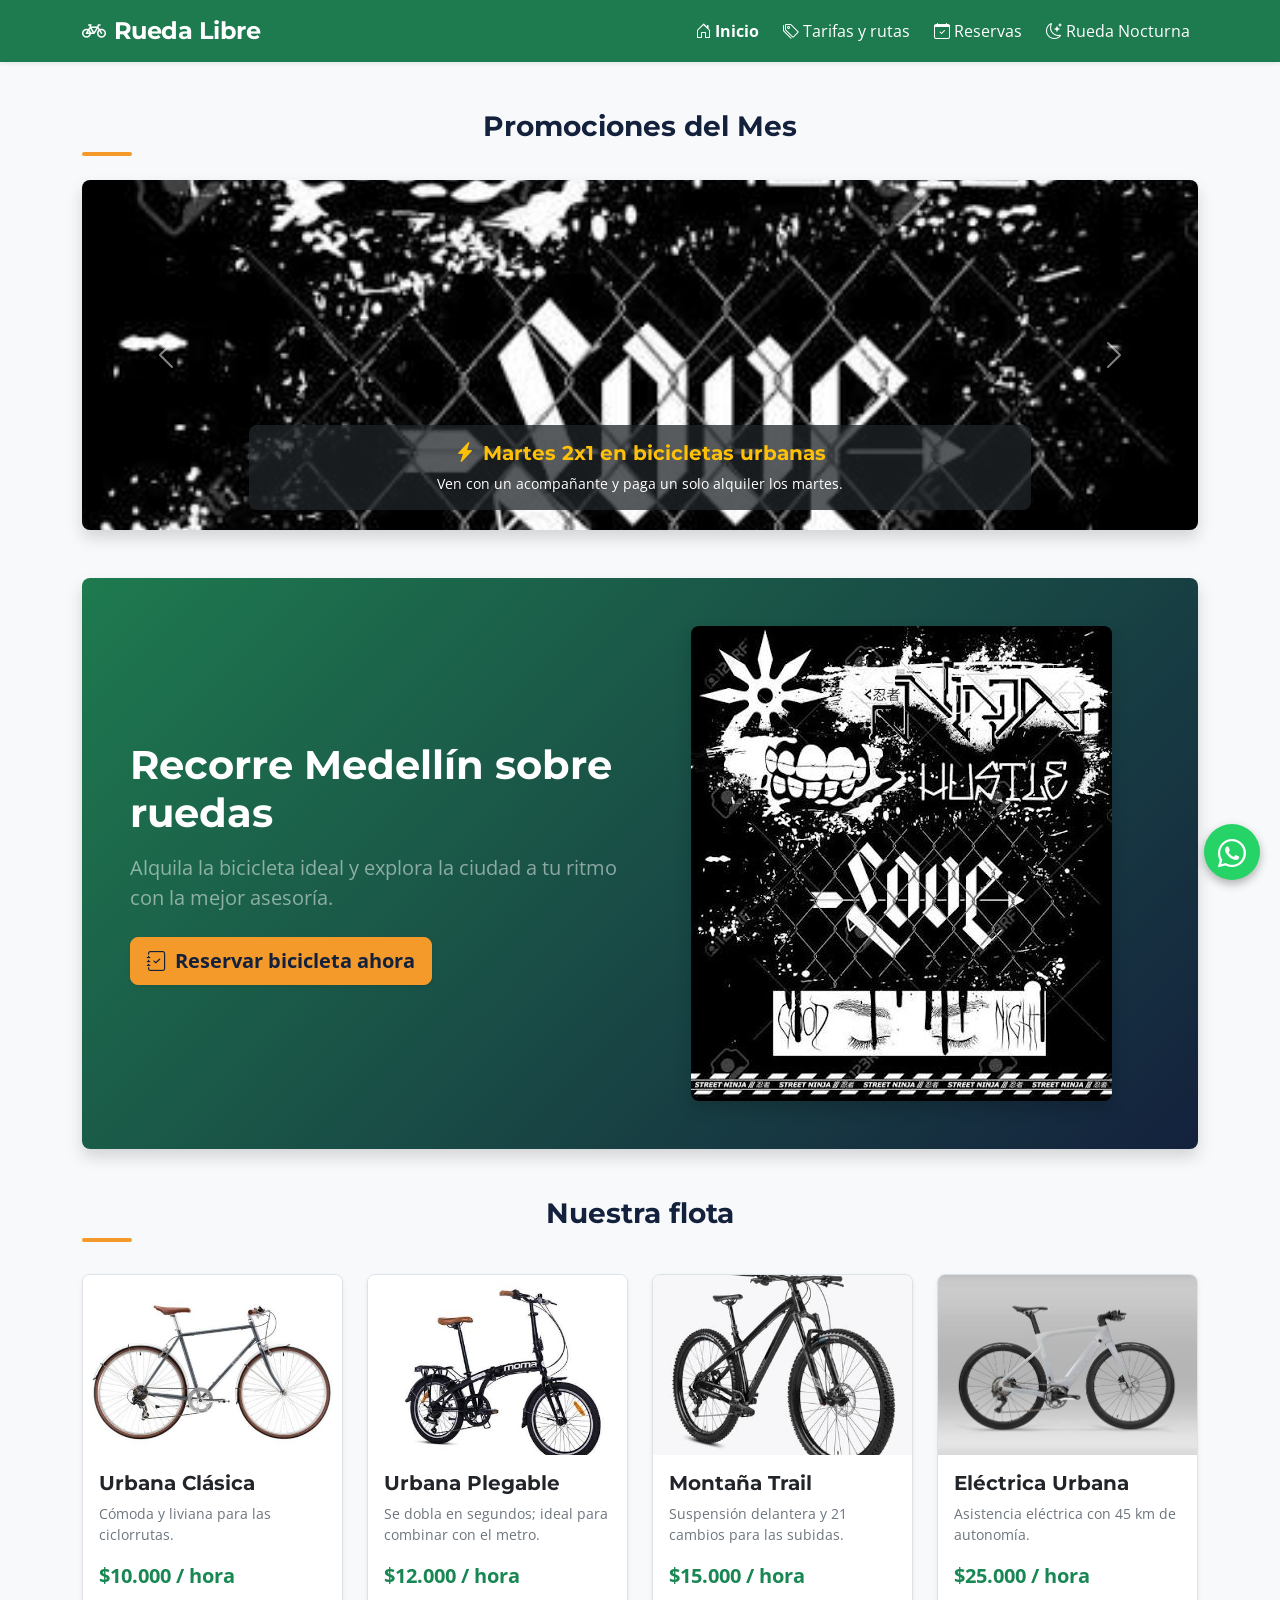
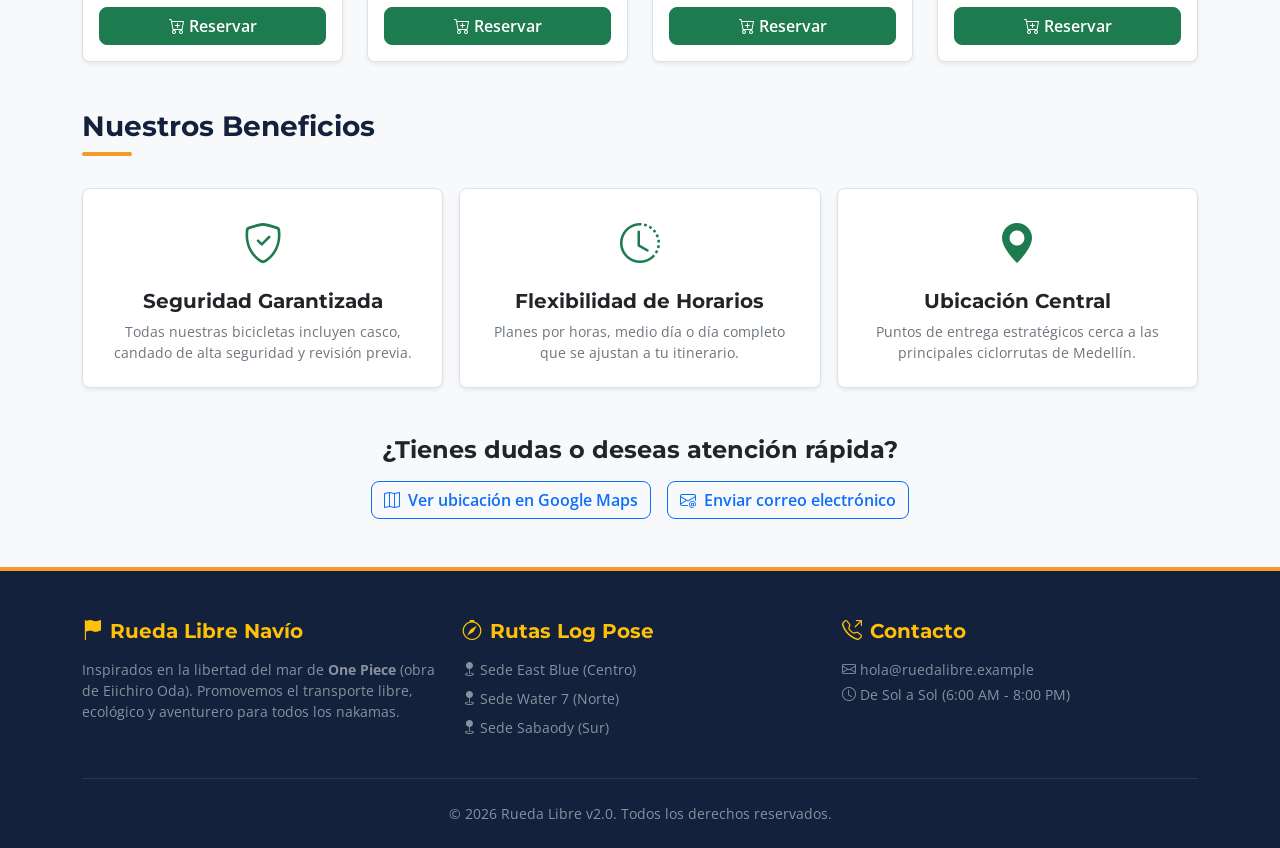
<file: index.html>
<!DOCTYPE html>
<html lang="es">

<head>
    <meta charset="UTF-8">
    <meta name="viewport" content="width=device-width, initial-scale=1.0">
    <title>Rueda Libre | Alquiler de bicicletas en Medellín</title>

    <link href="https://cdn.jsdelivr.net/npm/bootstrap@5.3.3/dist/css/bootstrap.min.css" rel="stylesheet"
        integrity="sha384-QWTKZyjpPEjISv5WaRU9OFeRpok6YctnYmDr5pNlyT2bRjXh0JMhjY6hW+ALEwIH" crossorigin="anonymous">

    <link rel="stylesheet" href="https://cdn.jsdelivr.net/npm/bootstrap-icons@1.11.3/font/bootstrap-icons.min.css">
    <!-- Hoja de estilos propia (Cargada DESPUÉS de Bootstrap) -->
    <link rel="stylesheet" href="css/style.css">
    <link rel="preconnect" href="https://fonts.googleapis.com">
    <link rel="preconnect" href="https://fonts.gstatic.com" crossorigin>
    <link
        href="https://fonts.googleapis.com/css2?family=Montserrat:wght@400;700&family=Open+Sans:wght@400;600;700&display=swap"
        rel="stylesheet">
</head>

<body class="bg-light text-dark">


    <nav class="navbar navbar-expand-lg navbar-dark bg-primary shadow-sm">
        <div class="container">
            <a class="navbar-brand marca-titulo fs-4 text-white" href="index.html">
                <i class="bi bi-bicycle me-2" aria-hidden="true"></i>Rueda Libre
            </a>
            <button class="navbar-toggler" type="button" data-bs-toggle="collapse" data-bs-target="#menuPrincipal"
                aria-controls="menuPrincipal" aria-expanded="false" aria-label="Abrir menú de navegación">
                <span class="navbar-toggler-icon"></span>
            </button>
            <div class="collapse navbar-collapse" id="menuPrincipal">
                <ul class="navbar-nav ms-auto mb-2 mb-lg-0 gap-lg-2">
                    <li class="nav-item">
                        <a class="nav-link active fw-bold text-white" aria-current="page" href="index.html">
                            <i class="bi bi-house-door me-1" aria-hidden="true"></i>Inicio
                        </a>
                    </li>
                    <li class="nav-item">
                        <a class="nav-link text-white" href="paginas/tarifas.html#info">
                            <i class="bi bi-tags me-1" aria-hidden="true"></i>Tarifas y rutas
                        </a>
                    </li>
                    <li class="nav-item">
                        <a class="nav-link text-white" href="paginas/reservas.html#reserva">
                            <i class="bi bi-calendar-check me-1" aria-hidden="true"></i>Reservas
                        </a>
                    </li>
                    <li class="nav-item">
                        <a class="nav-link text-white" href="nocturna/index.html">
                            <i class="bi bi-moon-stars me-1" aria-hidden="true"></i>Rueda Nocturna
                        </a>
                    </li>
                </ul>
            </div>
        </div>
    </nav>

    <main class="container my-5">


        <section class="mb-5">
            <h2 class="h3 fw-bold mb-3 text-center titulo-seccion">Promociones del Mes</h2>
            <div id="carruselPromociones" class="carousel slide shadow rounded-3 overflow-hidden"
                data-bs-ride="carousel">
                <div class="carousel-inner">
                    <div class="carousel-item active" data-bs-interval="4000">
                        <img src="img/portada.jpeg" class="d-block w-100"
                            alt="Promoción Martes 2x1 en bicicletas urbanas" style="height: 350px; object-fit: cover;">
                        <div class="carousel-caption d-none d-md-block bg-dark bg-opacity-75 rounded p-3">
                            <h3 class="h5 fw-bold text-warning"><i class="bi bi-lightning-charge-fill me-2"
                                    aria-hidden="true"></i>Martes 2x1 en bicicletas urbanas</h3>
                            <p class="small m-0">Ven con un acompañante y paga un solo alquiler los martes.</p>
                        </div>
                    </div>
                    <div class="carousel-item" data-bs-interval="4000">
                        <img src="img/electrica.jpeg" class="d-block w-100"
                            alt="20% de descuento en eléctricas de lunes a jueves"
                            style="height: 350px; object-fit: cover;">
                        <div class="carousel-caption d-none d-md-block bg-dark bg-opacity-75 rounded p-3">
                            <h3 class="h5 fw-bold text-warning"><i class="bi bi-percent me-2" aria-hidden="true"></i>20
                                % de descuento en eléctricas</h3>
                            <p class="small m-0">Disfruta de asistencia eléctrica ahorrando de lunes a jueves.</p>
                        </div>
                    </div>
                    <div class="carousel-item" data-bs-interval="4000">
                        <img src="img/rios_y_parques.jpeg" class="d-block w-100"
                            alt="Si cumples años, el recorrido guiado es gratis"
                            style="height: 350px; object-fit: cover;">
                        <div class="carousel-caption d-none d-md-block bg-dark bg-opacity-75 rounded p-3">
                            <h3 class="h5 fw-bold text-warning"><i class="bi bi-gift-fill me-2"
                                    aria-hidden="true"></i>¡Recorrido guiado de cumpleaños gratis!</h3>
                            <p class="small m-0">Celebra tu día especial explorando los mejores paisajes de la ciudad.
                            </p>
                        </div>
                    </div>
                    <div class="carousel-item" data-bs-interval="4000">
                        <img src="img/recto-las-palmas.jpeg" class="d-block w-100"
                            alt="Campaña Rueda Nocturna: rutas guiadas bajo la luna"
                            style="height: 350px; object-fit: cover;">
                        <div class="carousel-caption d-none d-md-block bg-dark bg-opacity-75 rounded p-3">
                            <h3 class="h5 fw-bold text-warning"><i class="bi bi-moon-stars-fill me-2"
                                    aria-hidden="true"></i>Rueda Nocturna: rutas guiadas bajo la luna</h3>
                            <p class="small m-0">Inscríbete a la nueva campaña.
                                <a href="nocturna/index.html" class="link-warning fw-semibold">Conócela aquí</a>
                            </p>
                        </div>
                    </div>
                </div>
                <button class="carousel-control-prev" type="button" data-bs-target="#carruselPromociones"
                    data-bs-slide="prev">
                    <span class="carousel-control-prev-icon" aria-hidden="true"></span>
                    <span class="visually-hidden">Anterior promoción</span>
                </button>
                <button class="carousel-control-next" type="button" data-bs-target="#carruselPromociones"
                    data-bs-slide="next">
                    <span class="carousel-control-next-icon" aria-hidden="true"></span>
                    <span class="visually-hidden">Siguiente promoción</span>
                </button>
            </div>
        </section>


        <section class="portada-destacada p-4 p-md-5 mb-5 shadow">
            <div class="row align-items-center g-4">
                <div class="col-12 col-md-6">
                    <h2 class="display-6 fw-bold mb-3">Recorre Medellín sobre ruedas</h2>
                    <p class="fs-5 mb-4 text-white-50">Alquila la bicicleta ideal y explora la ciudad a tu ritmo con la
                        mejor asesoría.</p>
                    <a href="paginas/reservas.html#reserva" class="btn btn-naranja btn-lg shadow-sm">
                        <i class="bi bi-journal-check me-2" aria-hidden="true"></i>Reservar bicicleta ahora
                    </a>
                </div>
                <div class="col-12 col-md-6 text-center">
                    <img src="img/portada.jpeg" alt="Fotografía del local Rueda Libre"
                        class="img-fluid rounded-3 shadow">
                </div>
            </div>
        </section>


        <section class="flota mb-5" aria-labelledby="flota-titulo">
            <h2 id="flota-titulo" class="h3 fw-bold text-center mb-4 titulo-seccion">Nuestra flota</h2>
            <div class="row g-4">
                <div class="col-12 col-sm-6 col-lg-4 col-xl-3">
                    <article class="card h-100 border shadow-sm">
                        <img src="img/urbanaclass.jpeg" class="card-img-top" alt="Bicicleta Urbana Clásica"
                            style="height: 180px; object-fit: cover;">
                        <div class="card-body d-flex flex-column">
                            <h3 class="card-title h5 fw-bold text-dark mb-2">Urbana Clásica</h3>
                            <p class="card-text text-secondary small mb-3">Cómoda y liviana para las ciclorrutas.</p>
                            <p class="text-success fw-bold fs-5 mt-auto mb-3">$10.000 / hora</p>
                            <a href="paginas/reservas.html#reserva" class="btn btn-primary fw-semibold w-100">
                                <i class="bi bi-cart-plus me-1" aria-hidden="true"></i>Reservar
                            </a>
                        </div>
                    </article>
                </div>

                <div class="col-12 col-sm-6 col-lg-4 col-xl-3">
                    <article class="card h-100 border shadow-sm">
                        <img src="img/urbanapleg.jpeg" class="card-img-top" alt="Bicicleta Urbana Plegable"
                            style="height: 180px; object-fit: cover;">
                        <div class="card-body d-flex flex-column">
                            <h3 class="card-title h5 fw-bold text-dark mb-2">Urbana Plegable</h3>
                            <p class="card-text text-secondary small mb-3">Se dobla en segundos; ideal para combinar con
                                el metro.</p>
                            <p class="text-success fw-bold fs-5 mt-auto mb-3">$12.000 / hora</p>
                            <a href="paginas/reservas.html#reserva" class="btn btn-primary fw-semibold w-100">
                                <i class="bi bi-cart-plus me-1" aria-hidden="true"></i>Reservar
                            </a>
                        </div>
                    </article>
                </div>

                <div class="col-12 col-sm-6 col-lg-4 col-xl-3">
                    <article class="card h-100 border shadow-sm">
                        <img src="img/monta.jpeg" class="card-img-top" alt="Bicicleta Montaña Trail"
                            style="height: 180px; object-fit: cover;">
                        <div class="card-body d-flex flex-column">
                            <h3 class="card-title h5 fw-bold text-dark mb-2">Montaña Trail</h3>
                            <p class="card-text text-secondary small mb-3">Suspensión delantera y 21 cambios para las
                                subidas.</p>
                            <p class="text-success fw-bold fs-5 mt-auto mb-3">$15.000 / hora</p>
                            <a href="paginas/reservas.html#reserva" class="btn btn-primary fw-semibold w-100">
                                <i class="bi bi-cart-plus me-1" aria-hidden="true"></i>Reservar
                            </a>
                        </div>
                    </article>
                </div>

                <div class="col-12 col-sm-6 col-lg-4 col-xl-3">
                    <article class="card h-100 border shadow-sm">
                        <img src="img/electrica.jpeg" class="card-img-top" alt="Bicicleta Eléctrica Urbana"
                            style="height: 180px; object-fit: cover;">
                        <div class="card-body d-flex flex-column">
                            <h3 class="card-title h5 fw-bold text-dark mb-2">Eléctrica Urbana</h3>
                            <p class="card-text text-secondary small mb-3">Asistencia eléctrica con 45 km de autonomía.
                            </p>
                            <p class="text-success fw-bold fs-5 mt-auto mb-3">$25.000 / hora</p>
                            <a href="paginas/reservas.html#reserva" class="btn btn-primary fw-semibold w-100">
                                <i class="bi bi-cart-plus me-1" aria-hidden="true"></i>Reservar
                            </a>
                        </div>
                    </article>
                </div>
            </div>
        </section>


        <section class="mb-5">
            <h2 class="h3 fw-bold mb-4 titulo-seccion">Nuestros Beneficios</h2>
            <div class="row g-3">
                <div class="col-12 col-md-4">
                    <article class="bg-white p-4 rounded-3 border h-100 text-center shadow-sm">
                        <i class="bi bi-shield-check text-primary fs-1 mb-3 d-block" aria-hidden="true"></i>
                        <h3 class="h5 fw-bold mb-2">Seguridad Garantizada</h3>
                        <p class="text-secondary small m-0">Todas nuestras bicicletas incluyen casco, candado de alta
                            seguridad y revisión previa.</p>
                    </article>
                </div>
                <div class="col-12 col-md-4">
                    <article class="bg-white p-4 rounded-3 border h-100 text-center shadow-sm">
                        <i class="bi bi-clock-history text-primary fs-1 mb-3 d-block" aria-hidden="true"></i>
                        <h3 class="h5 fw-bold mb-2">Flexibilidad de Horarios</h3>
                        <p class="text-secondary small m-0">Planes por horas, medio día o día completo que se ajustan a
                            tu itinerario.</p>
                    </article>
                </div>
                <div class="col-12 col-md-4">
                    <article class="bg-white p-4 rounded-3 border h-100 text-center shadow-sm">
                        <i class="bi bi-geo-alt-fill text-primary fs-1 mb-3 d-block" aria-hidden="true"></i>
                        <h3 class="h5 fw-bold mb-2">Ubicación Central</h3>
                        <p class="text-secondary small m-0">Puntos de entrega estratégicos cerca a las principales
                            ciclorrutas de Medellín.</p>
                    </article>
                </div>
            </div>
        </section>


        <section class="mb-5 text-center">
            <h2 class="h4 fw-bold mb-3">¿Tienes dudas o deseas atención rápida?</h2>
            <div class="d-flex flex-wrap gap-3 justify-content-center">
                <a href="https://maps.app.goo.gl/bWnA2xjAoHqtGtQr9" target="_blank" rel="noopener noreferrer"
                    class="btn btn-outline-primary fw-semibold">
                    <i class="bi bi-map me-2" aria-hidden="true"></i>Ver ubicación en Google Maps
                </a>
                <a href="mailto:hola@ruedalibre.example" class="btn btn-outline-primary fw-semibold">
                    <i class="bi bi-envelope-at me-2" aria-hidden="true"></i>Enviar correo electrónico
                </a>
            </div>
        </section>

    </main>

    <a href="https://wa.me/573000000000" class="btn-whatsapp-flotante" target="_blank" rel="noopener noreferrer"
        aria-label="Contactar a Rueda Libre por WhatsApp">
        <i class="bi bi-whatsapp" aria-hidden="true"></i>
    </a>

    <!-- PIE DE PÁGINA (ESTILO CON CLASE PROPIA Y REFERENCIAS) -->
    <footer class="pie-rueda-libre text-white pt-5 pb-4 mt-5">
        <div class="container">
            <div class="row g-4 text-center text-md-start">
                <div class="col-12 col-md-4">
                    <h4 class="h5 fw-bold text-warning mb-3"><i class="bi bi-flag-fill me-2"
                            aria-hidden="true"></i>Rueda Libre Navío</h4>
                    <p class="small text-white-50">
                        Inspirados en la libertad del mar de <strong>One Piece</strong> (obra de Eiichiro Oda).
                        Promovemos el transporte libre, ecológico y aventurero para todos los nakamas.
                    </p>
                </div>
                <div class="col-12 col-md-4">
                    <h4 class="h5 fw-bold text-warning mb-3"><i class="bi bi-compass me-2" aria-hidden="true"></i>Rutas
                        Log Pose</h4>
                    <ul class="list-unstyled small text-white-50">
                        <li class="mb-2"><i class="bi bi-geo-fill me-1" aria-hidden="true"></i>Sede East Blue (Centro)
                        </li>
                        <li class="mb-2"><i class="bi bi-geo-fill me-1" aria-hidden="true"></i>Sede Water 7 (Norte)</li>
                        <li class="mb-2"><i class="bi bi-geo-fill me-1" aria-hidden="true"></i>Sede Sabaody (Sur)</li>
                    </ul>
                </div>
                <div class="col-12 col-md-4">
                    <h4 class="h5 fw-bold text-warning mb-3"><i class="bi bi-telephone-outbound me-2"
                            aria-hidden="true"></i>Contacto</h4>
                    <p class="small text-white-50 mb-1"><i class="bi bi-envelope me-1"
                            aria-hidden="true"></i>hola@ruedalibre.example</p>
                    <p class="small text-white-50 mb-1"><i class="bi bi-clock me-1" aria-hidden="true"></i>De Sol a Sol
                        (6:00 AM - 8:00 PM)</p>
                </div>
            </div>
            <hr class="border-secondary my-4">
            <div class="text-center small text-white-50">
                <p class="m-0">© 2026 Rueda Libre v2.0. Todos los derechos reservados.</p>
            </div>
        </div>
    </footer>

    <script src="https://cdn.jsdelivr.net/npm/bootstrap@5.3.3/dist/js/bootstrap.bundle.min.js"></script>
</body>

</html>
</file>
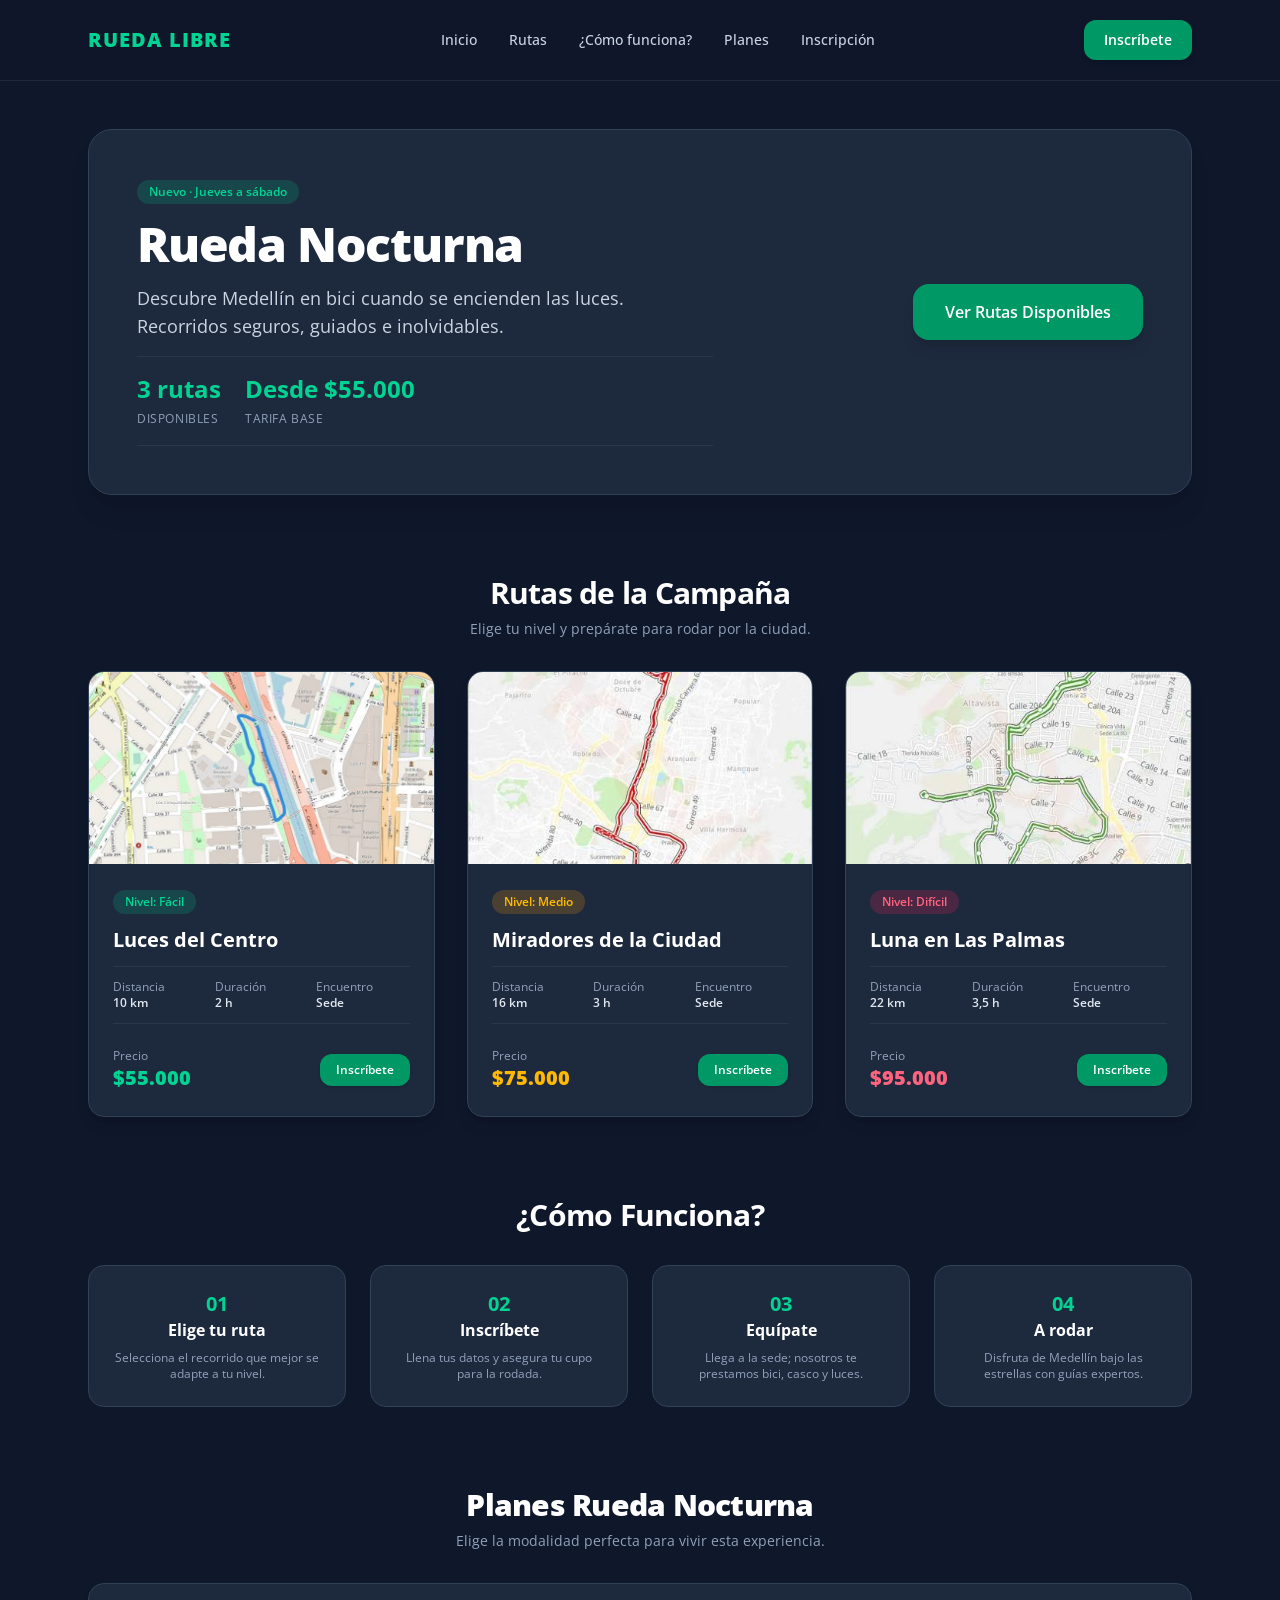
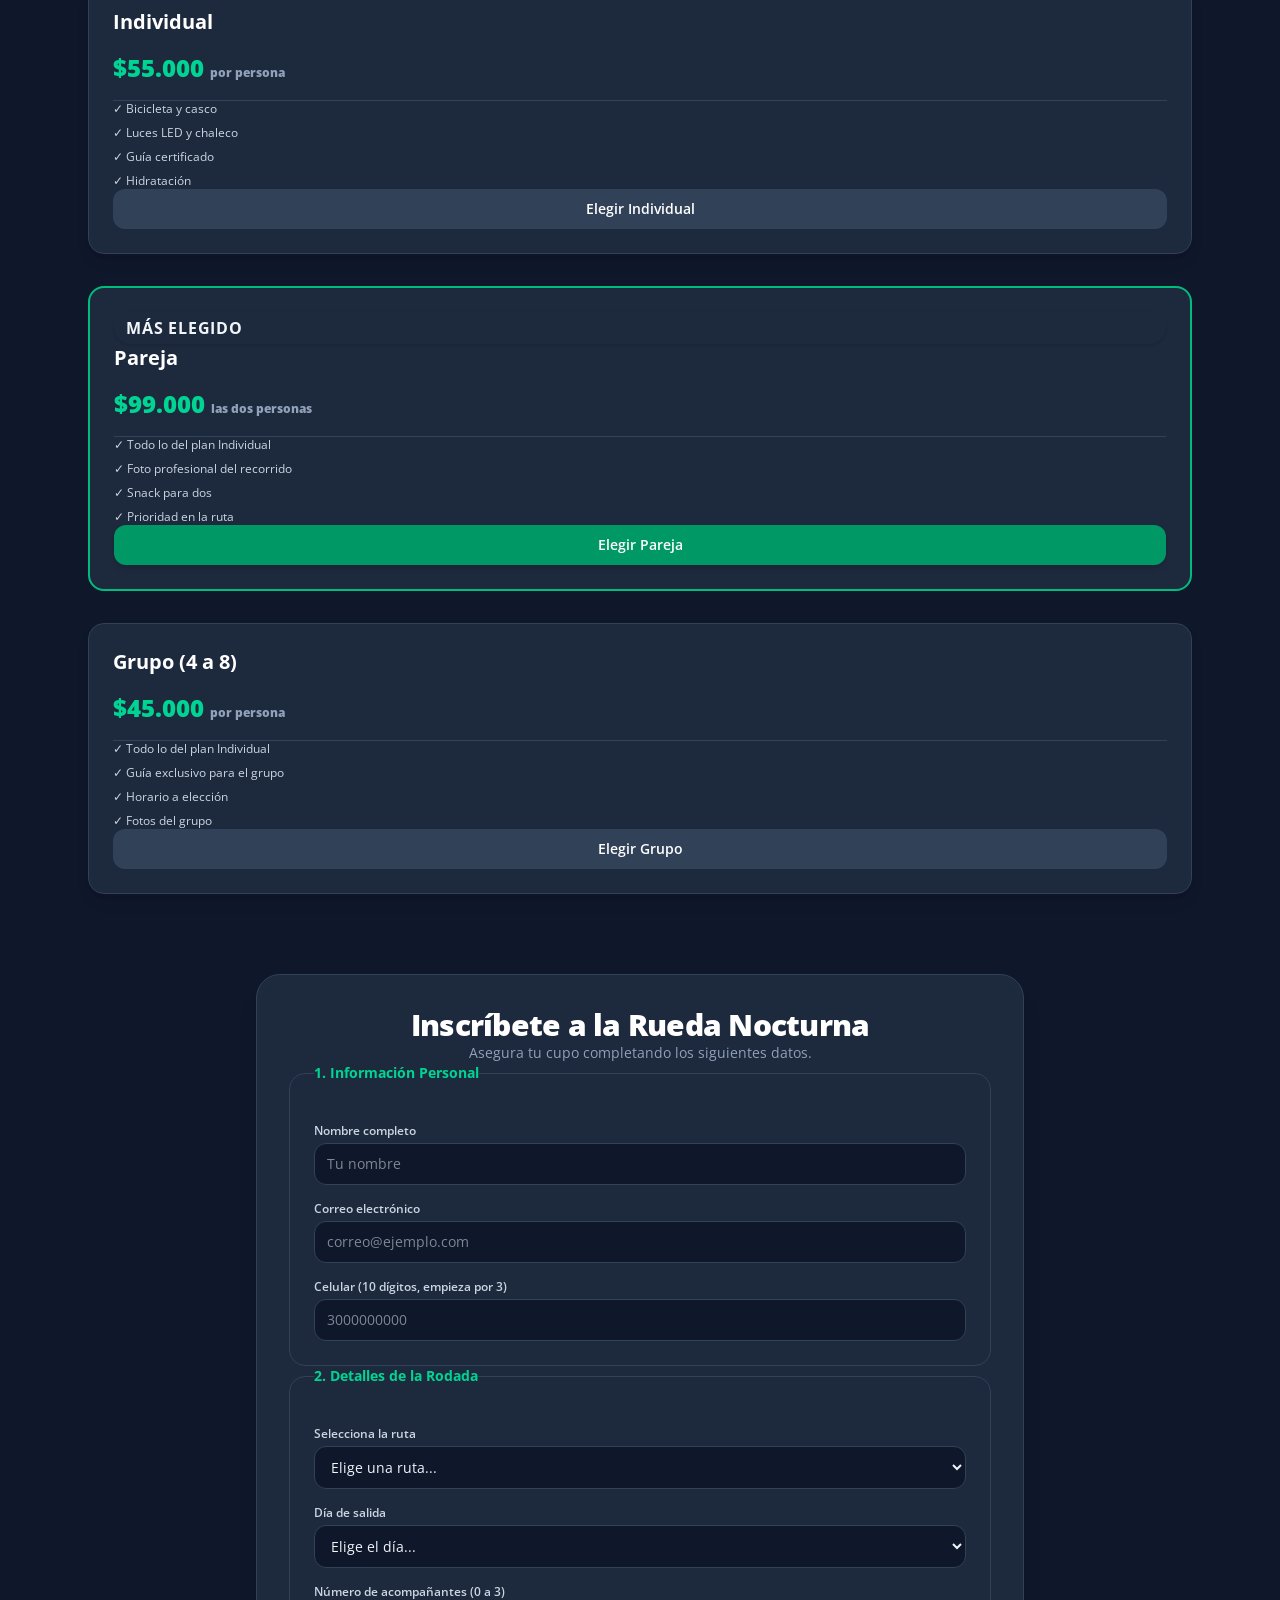
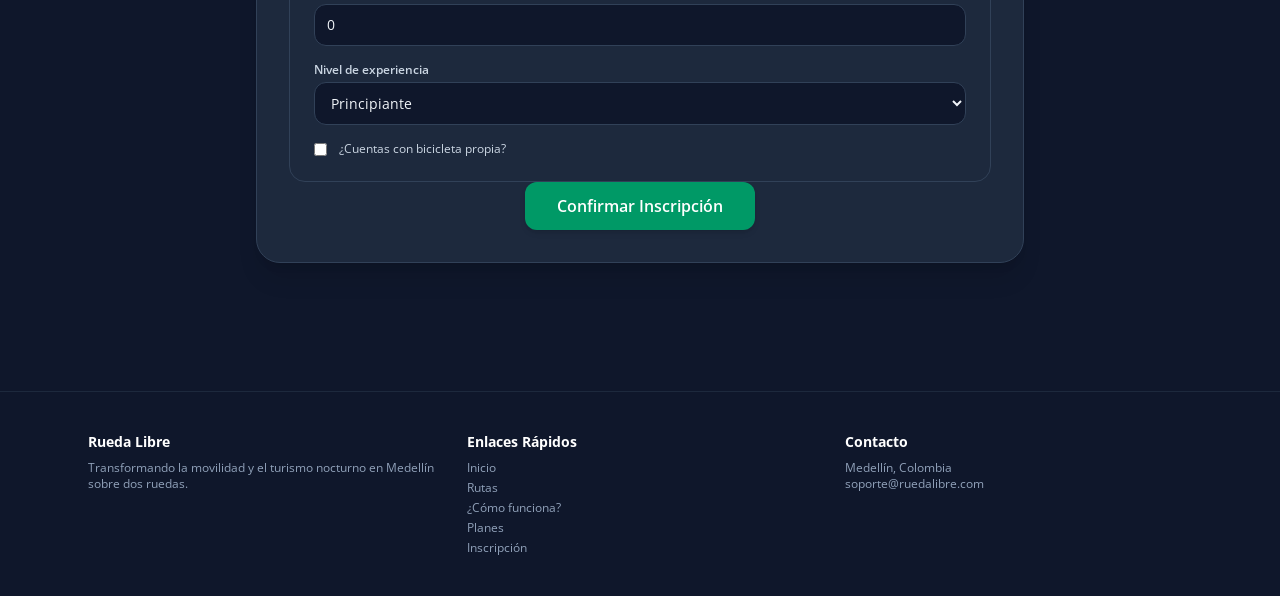
<file: nocturna/index.html>
<!DOCTYPE html>
<html lang="es">
<head>
    <meta charset="UTF-8">
    <meta name="viewport" content="width=device-width, initial-scale=1.0">
    <title>Rueda Nocturna | Rueda Libre</title>
    <!-- Fuentes de Google Fonts -->
    <link rel="preconnect" href="https://fonts.googleapis.com">
    <link rel="stylesheet" href="https://fonts.googleapis.com/css2?family=Montserrat:wght@700;800&family=Open+Sans:wght@400;600&display=swap">
    <!-- CSS compilado con la CLI de Tailwind -->
    <link rel="stylesheet" href="./src/output.css">
</head>
<body class="bg-slate-900 text-slate-100 font-sans antialiased min-h-screen flex flex-col justify-between">

    <!-- ENCABEZADO -->
    <header class="border-b border-slate-800 bg-slate-900/80 backdrop-blur sticky top-0 z-50">
        <div class="max-w-6xl mx-auto px-6 h-20 flex items-center justify-between">
            <div class="flex items-center gap-3">
                <a href="#inicio" class="text-xl font-black tracking-wider text-emerald-400">RUEDA LIBRE</a>
            </div>
            <!-- Navegación oculta en móvil, visible desde md -->
            <nav class="hidden md:flex items-center gap-8 text-sm font-medium text-slate-300">
                <a href="#inicio" class="hover:text-emerald-400 transition">Inicio</a>
                <a href="#rutas" class="hover:text-emerald-400 transition">Rutas</a>
                <a href="#como-funciona" class="hover:text-emerald-400 transition">¿Cómo funciona?</a>
                <a href="#planes" class="hover:text-emerald-400 transition">Planes</a>
                <a href="#inscripcion" class="hover:text-emerald-400 transition">Inscripción</a>
            </nav>
            <div class="flex items-center gap-4">
                <a href="../index.html" class="text-xs text-slate-300 hover:text-emerald-400 transition hidden sm:inline">Sitio principal</a>
                <a href="../paginas/reservas.html" class="text-xs text-slate-300 hover:text-emerald-400 transition hidden sm:inline">Reserva tu bici</a>
                <a href="#inscripcion" class="bg-emerald-600 hover:bg-emerald-500 text-white font-semibold py-2.5 px-5 rounded-xl transition shadow-md text-sm">
                    Inscríbete
                </a>
            </div>
        </div>
    </header>

    <!-- CONTENIDO PRINCIPAL -->
    <main class="max-w-6xl mx-auto px-6 py-12 space-y-20 w-full flex-grow">
        
        <!-- SECCIÓN INICIO / HERO -->
        <section id="inicio" class="bg-slate-800 p-8 md:p-12 rounded-3xl shadow-xl border border-slate-700 flex flex-col md:flex-row items-center justify-between gap-8">
            <div class="space-y-4 max-w-xl">
                <span class="inline-block bg-emerald-500/20 text-emerald-400 text-xs font-semibold px-3 py-1 rounded-full">
                    Nuevo · Jueves a sábado
                </span>
                <h1 class="text-4xl md:text-5xl font-extrabold tracking-tight text-white">
                    Rueda Nocturna
                </h1>
                <p class="text-slate-300 text-lg">
                    Descubre Medellín en bici cuando se encienden las luces. Recorridos seguros, guiados e inolvidables.
                </p>
                <div class="flex gap-6 py-4 border-y border-slate-700/60">
                    <div>
                        <span class="block text-2xl font-bold text-emerald-400">3 rutas</span>
                        <span class="text-xs text-slate-400 uppercase tracking-wider">Disponibles</span>
                    </div>
                    <div>
                        <span class="block text-2xl font-bold text-emerald-400">Desde $55.000</span>
                        <span class="text-xs text-slate-400 uppercase tracking-wider">Tarifa base</span>
                    </div>
                </div>
            </div>
            <div class="w-full md:w-auto">
                <a href="#rutas" class="block text-center bg-emerald-600 hover:bg-emerald-500 text-white font-semibold py-4 px-8 rounded-2xl transition shadow-lg text-base">
                    Ver Rutas Disponibles
                </a>
            </div>
        </section>

        <!-- SECCIÓN RUTAS -->
        <section id="rutas" class="space-y-8">
            <div class="text-center space-y-2">
                <h2 class="text-3xl font-bold text-white tracking-tight">Rutas de la Campaña</h2>
                <p class="text-slate-400 text-sm">Elige tu nivel y prepárate para rodar por la ciudad.</p>
            </div>

            <div class="grid grid-cols-1 md:grid-cols-3 gap-8">
                <!-- Card 1 -->
                <article class="bg-slate-800 rounded-2xl overflow-hidden border border-slate-700 shadow-lg hover:border-emerald-500 hover:shadow-2xl transition-all duration-300 flex flex-col justify-between">
                    <div>
                        <img src="../img/rios_y_parques.jpeg" alt="Luces del Centro" class="w-full h-48 object-cover">
                        <div class="p-6 space-y-3">
                            <span class="inline-block bg-emerald-500/20 text-emerald-400 text-xs font-semibold px-3 py-1 rounded-full">
                                Nivel: Fácil
                            </span>
                            <h3 class="text-xl font-bold text-white">Luces del Centro</h3>
                            <dl class="grid grid-cols-3 gap-2 py-3 border-y border-slate-700/60 text-xs">
                                <div><dt class="text-slate-400">Distancia</dt><dd class="font-semibold text-slate-200">10 km</dd></div>
                                <div><dt class="text-slate-400">Duración</dt><dd class="font-semibold text-slate-200">2 h</dd></div>
                                <div><dt class="text-slate-400">Encuentro</dt><dd class="font-semibold text-slate-200">Sede</dd></div>
                            </dl>
                        </div>
                    </div>
                    <div class="p-6 pt-0 flex items-center justify-between">
                        <div><span class="text-xs text-slate-400 block">Precio</span><span class="text-xl font-extrabold text-emerald-400">$55.000</span></div>
                        <a href="#inscripcion" class="bg-emerald-600 hover:bg-emerald-500 text-white font-semibold py-2 px-4 rounded-xl transition shadow text-xs">Inscríbete</a>
                    </div>
                </article>

                <!-- Card 2 -->
                <article class="bg-slate-800 rounded-2xl overflow-hidden border border-slate-700 shadow-lg hover:border-amber-500 hover:shadow-2xl transition-all duration-300 flex flex-col justify-between">
                    <div>
                        <img src="../img/sabores-de-barrio.jpeg" alt="Miradores de la Ciudad" class="w-full h-48 object-cover">
                        <div class="p-6 space-y-3">
                            <span class="inline-block bg-amber-500/20 text-amber-400 text-xs font-semibold px-3 py-1 rounded-full">
                                Nivel: Medio
                            </span>
                            <h3 class="text-xl font-bold text-white">Miradores de la Ciudad</h3>
                            <dl class="grid grid-cols-3 gap-2 py-3 border-y border-slate-700/60 text-xs">
                                <div><dt class="text-slate-400">Distancia</dt><dd class="font-semibold text-slate-200">16 km</dd></div>
                                <div><dt class="text-slate-400">Duración</dt><dd class="font-semibold text-slate-200">3 h</dd></div>
                                <div><dt class="text-slate-400">Encuentro</dt><dd class="font-semibold text-slate-200">Sede</dd></div>
                            </dl>
                        </div>
                    </div>
                    <div class="p-6 pt-0 flex items-center justify-between">
                        <div><span class="text-xs text-slate-400 block">Precio</span><span class="text-xl font-extrabold text-amber-400">$75.000</span></div>
                        <a href="#inscripcion" class="bg-emerald-600 hover:bg-emerald-500 text-white font-semibold py-2 px-4 rounded-xl transition shadow text-xs">Inscríbete</a>
                    </div>
                </article>

                <!-- Card 3 -->
                <article class="bg-slate-800 rounded-2xl overflow-hidden border border-slate-700 shadow-lg hover:border-rose-500 hover:shadow-2xl transition-all duration-300 flex flex-col justify-between">
                    <div>
                        <img src="../img/recto-las-palmas.jpeg" alt="Luna en Las Palmas" class="w-full h-48 object-cover">
                        <div class="p-6 space-y-3">
                            <span class="inline-block bg-rose-500/20 text-rose-400 text-xs font-semibold px-3 py-1 rounded-full">
                                Nivel: Difícil
                            </span>
                            <h3 class="text-xl font-bold text-white">Luna en Las Palmas</h3>
                            <dl class="grid grid-cols-3 gap-2 py-3 border-y border-slate-700/60 text-xs">
                                <div><dt class="text-slate-400">Distancia</dt><dd class="font-semibold text-slate-200">22 km</dd></div>
                                <div><dt class="text-slate-400">Duración</dt><dd class="font-semibold text-slate-200">3,5 h</dd></div>
                                <div><dt class="text-slate-400">Encuentro</dt><dd class="font-semibold text-slate-200">Sede</dd></div>
                            </dl>
                        </div>
                    </div>
                    <div class="p-6 pt-0 flex items-center justify-between">
                        <div><span class="text-xs text-slate-400 block">Precio</span><span class="text-xl font-extrabold text-rose-400">$95.000</span></div>
                        <a href="#inscripcion" class="bg-emerald-600 hover:bg-emerald-500 text-white font-semibold py-2 px-4 rounded-xl transition shadow text-xs">Inscríbete</a>
                    </div>
                </article>
            </div>
        </section>

        <!-- SECCIÓN CÓMO FUNCIONA -->
        <section id="como-funciona" class="space-y-8">
            <h2 class="text-3xl font-bold text-white text-center tracking-tight">¿Cómo Funciona?</h2>
            <div class="grid grid-cols-1 md:grid-cols-4 gap-6 text-center">
                <div class="bg-slate-800 p-6 rounded-2xl border border-slate-700 space-y-2">
                    <span class="text-emerald-400 font-bold text-xl">01</span>
                    <h3 class="font-bold text-white">Elige tu ruta</h3>
                    <p class="text-xs text-slate-400">Selecciona el recorrido que mejor se adapte a tu nivel.</p>
                </div>
                <div class="bg-slate-800 p-6 rounded-2xl border border-slate-700 space-y-2">
                    <span class="text-emerald-400 font-bold text-xl">02</span>
                    <h3 class="font-bold text-white">Inscríbete</h3>
                    <p class="text-xs text-slate-400">Llena tus datos y asegura tu cupo para la rodada.</p>
                </div>
                <div class="bg-slate-800 p-6 rounded-2xl border border-slate-700 space-y-2">
                    <span class="text-emerald-400 font-bold text-xl">03</span>
                    <h3 class="font-bold text-white">Equípate</h3>
                    <p class="text-xs text-slate-400">Llega a la sede; nosotros te prestamos bici, casco y luces.</p>
                </div>
                <div class="bg-slate-800 p-6 rounded-2xl border border-slate-700 space-y-2">
                    <span class="text-emerald-400 font-bold text-xl">04</span>
                    <h3 class="font-bold text-white">A rodar</h3>
                    <p class="text-xs text-slate-400">Disfruta de Medellín bajo las estrellas con guías expertos.</p>
                </div>
            </div>
        </section>

        <!-- SECCIÓN PLANES RUEDA NOCTURNA -->
        <section id="planes" class="space-y-8">
            <div class="text-center space-y-2">
                <h2 class="text-3xl font-extrabold text-white tracking-tight">Planes Rueda Nocturna</h2>
                <p class="text-slate-400 text-sm">Elige la modalidad perfecta para vivir esta experiencia.</p>
            </div>

            <div class="grid grid-cols-1 lg:grid-cols-3 gap-8 items-stretch">
                <!-- Plan Individual -->
                <article class="bg-slate-800 border border-slate-700 rounded-2xl p-6 shadow-lg flex flex-col justify-between">
                    <div class="space-y-4">
                        <h3 class="text-xl font-bold text-white">Individual</h3>
                        <div class="text-2xl font-extrabold text-emerald-400">$55.000 <span class="text-xs font-normal text-slate-400">por persona</span></div>
                        <ul class="space-y-2 text-xs text-slate-300 border-t border-slate-700 pt-4">
                            <li>✓ Bicicleta y casco</li>
                            <li>✓ Luces LED y chaleco</li>
                            <li>✓ Guía certificado</li>
                            <li>✓ Hidratación</li>
                        </ul>
                    </div>
                    <div class="pt-6">
                        <a href="#inscripcion" class="block text-center bg-slate-700 hover:bg-slate-600 text-white font-semibold py-2.5 px-4 rounded-xl transition text-sm">Elegir Individual</a>
                    </div>
                </article>

                <!-- Plan Pareja (Destacado: Más elegido) -->
                <article class="bg-slate-800 border-2 border-emerald-500 rounded-2xl p-6 shadow-2xl relative flex flex-col justify-between transform lg:-translate-y-2">
                    <span class="absolute -top-3 right-6 bg-emerald-500 text-slate-950 font-bold text-[10px] uppercase tracking-wider px-3 py-1 rounded-full shadow">
                        Más elegido
                    </span>
                    <div class="space-y-4">
                        <h3 class="text-xl font-bold text-white">Pareja</h3>
                        <div class="text-2xl font-extrabold text-emerald-400">$99.000 <span class="text-xs font-normal text-slate-400">las dos personas</span></div>
                        <ul class="space-y-2 text-xs text-slate-300 border-t border-slate-700 pt-4">
                            <li>✓ Todo lo del plan Individual</li>
                            <li>✓ Foto profesional del recorrido</li>
                            <li>✓ Snack para dos</li>
                            <li>✓ Prioridad en la ruta</li>
                        </ul>
                    </div>
                    <div class="pt-6">
                        <a href="#inscripcion" class="block text-center bg-emerald-600 hover:bg-emerald-500 text-white font-semibold py-2.5 px-4 rounded-xl transition shadow-md text-sm">Elegir Pareja</a>
                    </div>
                </article>

                <!-- Plan Grupo -->
                <article class="bg-slate-800 border border-slate-700 rounded-2xl p-6 shadow-lg flex flex-col justify-between">
                    <div class="space-y-4">
                        <h3 class="text-xl font-bold text-white">Grupo (4 a 8)</h3>
                        <div class="text-2xl font-extrabold text-emerald-400">$45.000 <span class="text-xs font-normal text-slate-400">por persona</span></div>
                        <ul class="space-y-2 text-xs text-slate-300 border-t border-slate-700 pt-4">
                            <li>✓ Todo lo del plan Individual</li>
                            <li>✓ Guía exclusivo para el grupo</li>
                            <li>✓ Horario a elección</li>
                            <li>✓ Fotos del grupo</li>
                        </ul>
                    </div>
                    <div class="pt-6">
                        <a href="#inscripcion" class="block text-center bg-slate-700 hover:bg-slate-600 text-white font-semibold py-2.5 px-4 rounded-xl transition text-sm">Elegir Grupo</a>
                    </div>
                </article>
            </div>
        </section>

        <!-- SECCIÓN INSCRIPCIÓN (FORMULARIO) -->
        <section id="inscripcion" class="py-6">
            <div class="bg-slate-800 border border-slate-700 p-8 rounded-3xl shadow-xl max-w-3xl mx-auto">
                <div class="text-center mb-8">
                    <h2 class="text-3xl font-extrabold text-white tracking-tight">Inscríbete a la Rueda Nocturna</h2>
                    <p class="text-slate-400 text-sm mt-2">Asegura tu cupo completando los siguientes datos.</p>
                </div>

                <form action="../paginas/formulario_exitoso.html" method="GET" class="space-y-6">
                    
                    <!-- Grupo 1: Datos Personales -->
                    <fieldset class="border border-slate-700 p-6 rounded-2xl space-y-4">
                        <legend class="text-emerald-400 font-bold px-2 text-sm">1. Información Personal</legend>
                        
                        <div class="grid grid-cols-1 md:grid-cols-2 gap-4">
                            <div>
                                <label for="nombre" class="block text-xs font-semibold text-slate-300 mb-1">Nombre completo</label>
                                <input type="text" id="nombre" name="nombre" required minlength="3" placeholder="Tu nombre"
                                    class="w-full bg-slate-900 border border-slate-700 text-slate-100 text-sm rounded-xl py-2.5 px-3 focus:outline-none focus:border-emerald-500 focus:ring-2 focus:ring-emerald-500/20">
                            </div>
                            <div>
                                <label for="correo" class="block text-xs font-semibold text-slate-300 mb-1">Correo electrónico</label>
                                <input type="email" id="correo" name="correo" required placeholder="correo@ejemplo.com"
                                    class="w-full bg-slate-900 border border-slate-700 text-slate-100 text-sm rounded-xl py-2.5 px-3 focus:outline-none focus:border-emerald-500 focus:ring-2 focus:ring-emerald-500/20">
                            </div>
                        </div>

                        <div>
                            <label for="celular" class="block text-xs font-semibold text-slate-300 mb-1">Celular (10 dígitos, empieza por 3)</label>
                            <input type="tel" id="celular" name="celular" required pattern="^3[0-9]{9}$" title="Debe tener 10 dígitos y empezar por 3" placeholder="3000000000"
                                class="w-full bg-slate-900 border border-slate-700 text-slate-100 text-sm rounded-xl py-2.5 px-3 focus:outline-none focus:border-emerald-500 focus:ring-2 focus:ring-emerald-500/20">
                        </div>
                    </fieldset>

                    <!-- Grupo 2: Detalles del Recorrido -->
                    <fieldset class="border border-slate-700 p-6 rounded-2xl space-y-4">
                        <legend class="text-emerald-400 font-bold px-2 text-sm">2. Detalles de la Rodada</legend>

                        <div class="grid grid-cols-1 md:grid-cols-2 gap-4">
                            <div>
                                <label for="ruta" class="block text-xs font-semibold text-slate-300 mb-1">Selecciona la ruta</label>
                                <select id="ruta" name="ruta" required class="w-full bg-slate-900 border border-slate-700 text-slate-100 text-sm rounded-xl py-2.5 px-3 focus:outline-none focus:border-emerald-500">
                                    <option value="">Elige una ruta...</option>
                                    <option value="centro">Luces del Centro ($55.000)</option>
                                    <option value="miradores">Miradores de la Ciudad ($75.000)</option>
                                    <option value="palmas">Luna en Las Palmas ($95.000)</option>
                                </select>
                            </div>

                            <div>
                                <label for="dia" class="block text-xs font-semibold text-slate-300 mb-1">Día de salida</label>
                                <select id="dia" name="dia" required class="w-full bg-slate-900 border border-slate-700 text-slate-100 text-sm rounded-xl py-2.5 px-3 focus:outline-none focus:border-emerald-500">
                                    <option value="">Elige el día...</option>
                                    <option value="jueves">Jueves</option>
                                    <option value="viernes">Viernes</option>
                                    <option value="sabado">Sábado</option>
                                </select>
                            </div>
                        </div>

                        <div class="grid grid-cols-1 md:grid-cols-2 gap-4">
                            <div>
                                <label for="acompanantes" class="block text-xs font-semibold text-slate-300 mb-1">Número de acompañantes (0 a 3)</label>
                                <input type="number" id="acompanantes" name="acompanantes" min="0" max="3" value="0" required
                                    class="w-full bg-slate-900 border border-slate-700 text-slate-100 text-sm rounded-xl py-2.5 px-3 focus:outline-none focus:border-emerald-500">
                            </div>

                            <div>
                                <label for="experiencia" class="block text-xs font-semibold text-slate-300 mb-1">Nivel de experiencia</label>
                                <select id="experiencia" name="experiencia" required class="w-full bg-slate-900 border border-slate-700 text-slate-100 text-sm rounded-xl py-2.5 px-3 focus:outline-none focus:border-emerald-500">
                                    <option value="principiante">Principiante</option>
                                    <option value="intermedio">Intermedio</option>
                                    <option value="avanzado">Avanzado</option>
                                </select>
                            </div>
                        </div>

                        <div class="flex items-center gap-3 pt-2">
                            <input type="checkbox" id="bici_propia" name="bici_propia" class="w-4 h-4 rounded text-emerald-600 focus:ring-emerald-500 bg-slate-900 border-slate-700">
                            <label for="bici_propia" class="text-xs text-slate-300">¿Cuentas con bicicleta propia?</label>
                        </div>
                    </fieldset>

                    <!-- Botón de Envío -->
                    <div class="text-center pt-4">
                        <button type="submit" class="w-full md:w-auto bg-emerald-600 hover:bg-emerald-500 text-white font-semibold py-3 px-8 rounded-xl transition duration-200 shadow-md focus:outline-none focus:ring-4 focus:ring-emerald-400/50">
                            Confirmar Inscripción
                        </button>
                    </div>
                </form>
            </div>
        </section>

    </main>

    <!-- PIE DE PÁGINA (FOOTER) -->
    <footer class="border-t border-slate-800 bg-slate-900 py-10 mt-20">
        <div class="max-w-6xl mx-auto px-6 grid grid-cols-1 md:grid-cols-3 gap-8 text-sm text-slate-400">
            <div>
                <span class="text-white font-bold block mb-2">Rueda Libre</span>
                <p class="text-xs">Transformando la movilidad y el turismo nocturno en Medellín sobre dos ruedas.</p>
            </div>
            <div>
                <span class="text-white font-bold block mb-2">Enlaces Rápidos</span>
                <ul class="space-y-1 text-xs">
                    <li><a href="#inicio" class="hover:text-emerald-400">Inicio</a></li>
                    <li><a href="#rutas" class="hover:text-emerald-400">Rutas</a></li>
                    <li><a href="#como-funciona" class="hover:text-emerald-400">¿Cómo funciona?</a></li>
                    <li><a href="#planes" class="hover:text-emerald-400">Planes</a></li>
                    <li><a href="#inscripcion" class="hover:text-emerald-400">Inscripción</a></li>
                </ul>
            </div>
            <div>
                <span class="text-white font-bold block mb-2">Contacto</span>
                <p class="text-xs">Medellín, Colombia<br>soporte@ruedalibre.com</p>
            </div>
        </div>
    </footer>

</body>
</html>
</file>
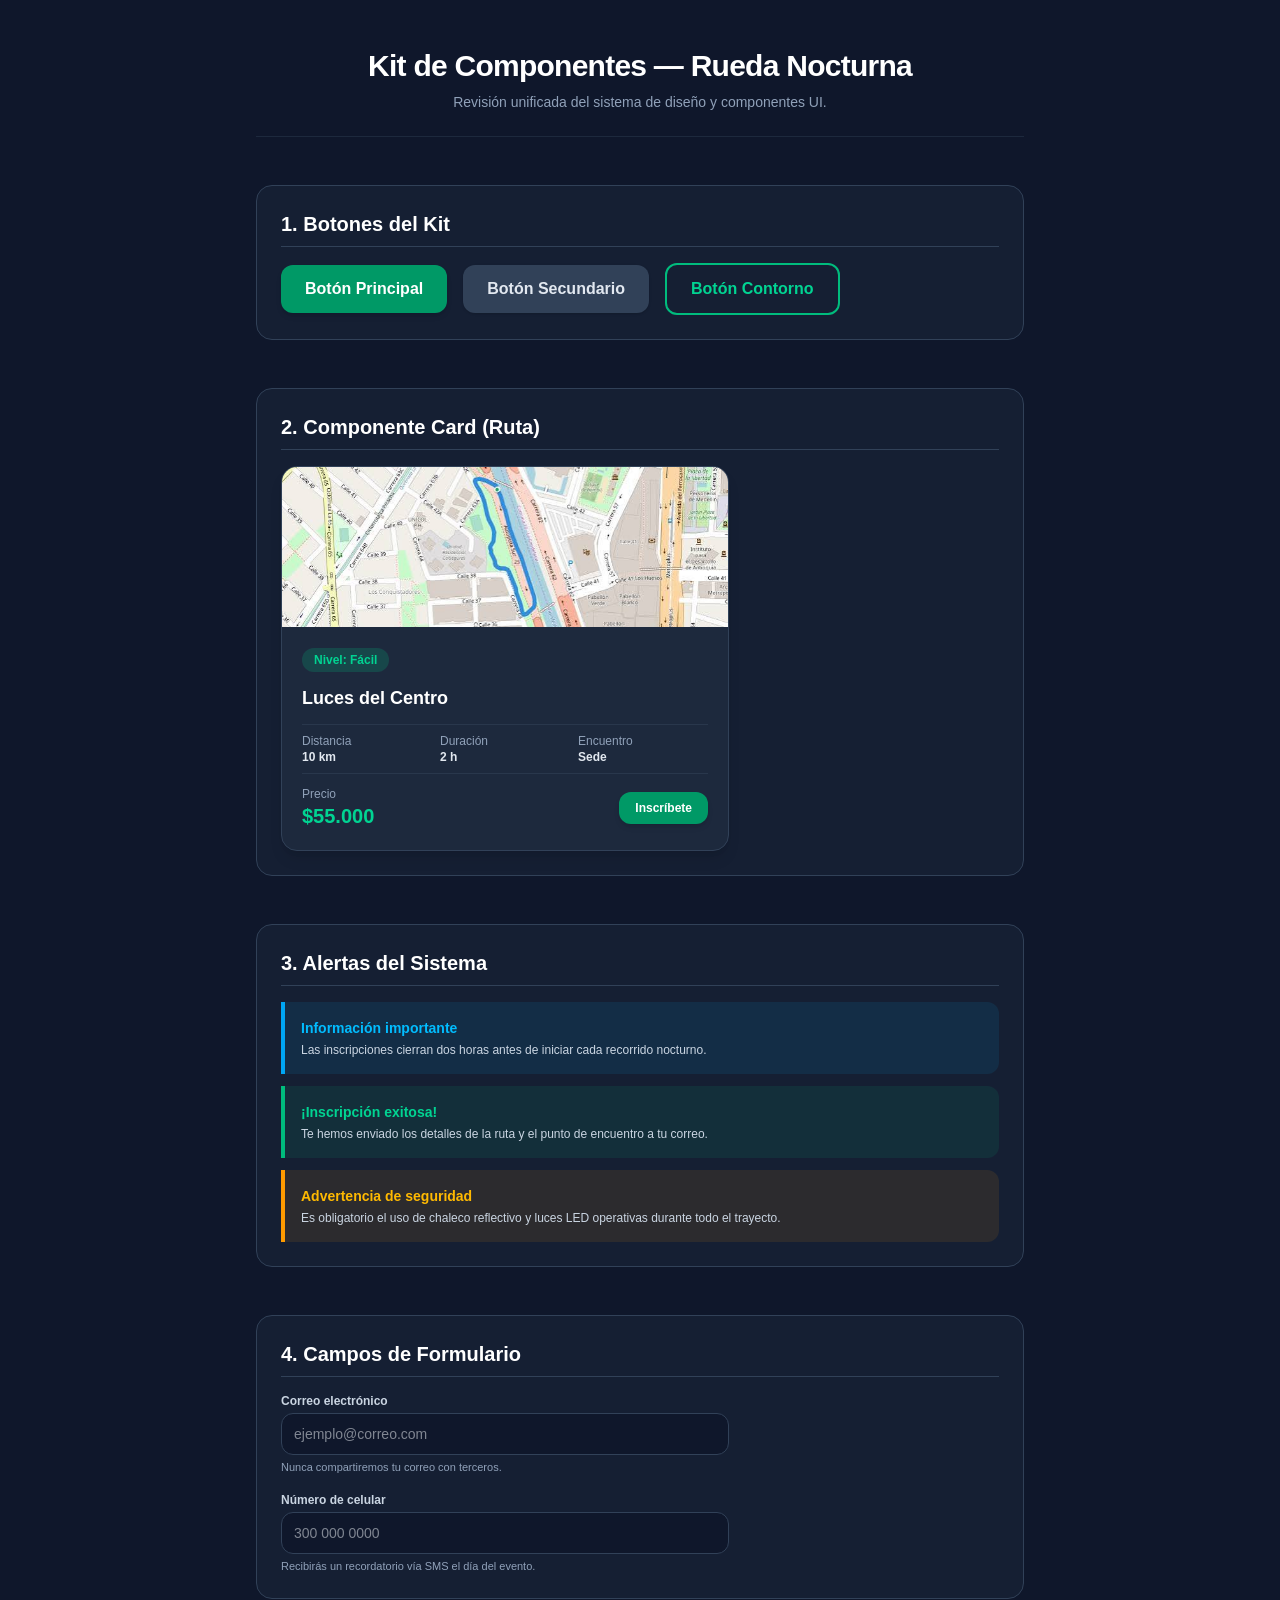
<file: nocturna/componentes.html>
<!DOCTYPE html>
<html lang="es">
<head>
    <meta charset="UTF-8">
    <meta name="viewport" content="width=device-width, initial-scale=1.0">
    <title>Kit de Componentes | Rueda Nocturna</title>
    <!-- CSS compilado de Tailwind -->
    <link rel="stylesheet" href="./src/output.css">
</head>
<body class="bg-slate-900 text-slate-100 font-sans antialiased min-h-screen py-12 px-4">

    <main class="max-w-3xl mx-auto space-y-12">
        
        <!-- Encabezado del Kit -->
        <header class="text-center space-y-2 border-b border-slate-800 pb-6">
            <h1 class="text-3xl font-extrabold text-white tracking-tight">Kit de Componentes — Rueda Nocturna</h1>
            <p class="text-slate-400 text-sm">Revisión unificada del sistema de diseño y componentes UI.</p>
        </header>

        <!-- SECCIÓN 1: BOTONES -->
        <section class="space-y-4 bg-slate-800/50 p-6 rounded-2xl border border-slate-700">
            <h2 class="text-xl font-bold text-white border-b border-slate-700 pb-2">1. Botones del Kit</h2>
            <div class="flex flex-col sm:flex-row gap-4 items-stretch sm:items-center">
                <!-- Principal -->
                <button type="button" class="text-center bg-emerald-600 hover:bg-emerald-500 text-white font-semibold py-3 px-6 rounded-xl transition duration-200 shadow-md focus:outline-none focus:ring-4 focus:ring-emerald-400/50">
                    Botón Principal
                </button>
                <!-- Secundario -->
                <button type="button" class="text-center bg-slate-700 hover:bg-slate-600 text-slate-200 font-semibold py-3 px-6 rounded-xl transition duration-200 shadow-sm focus:outline-none focus:ring-4 focus:ring-slate-400/50">
                    Botón Secundario
                </button>
                <!-- Contorno -->
                <button type="button" class="text-center border-2 border-emerald-500 text-emerald-400 hover:bg-emerald-500/10 font-semibold py-3 px-6 rounded-xl transition duration-200 focus:outline-none focus:ring-4 focus:ring-emerald-400/50">
                    Botón Contorno
                </button>
            </div>
        </section>

        <!-- SECCIÓN 2: CARD -->
        <section class="space-y-4 bg-slate-800/50 p-6 rounded-2xl border border-slate-700">
            <h2 class="text-xl font-bold text-white border-b border-slate-700 pb-2">2. Componente Card (Ruta)</h2>
            <div class="max-w-md">
                <article class="bg-slate-800 rounded-2xl overflow-hidden border border-slate-700 shadow-lg hover:border-emerald-500 hover:shadow-2xl transition-all duration-300">
                    <img src="../img/rios_y_parques.jpeg" alt="Ruta Luces del Centro" class="w-full h-40 object-cover">
                    <div class="p-5">
                        <span class="inline-block bg-emerald-500/20 text-emerald-400 text-xs font-semibold px-3 py-1 rounded-full mb-3">
                            Nivel: Fácil
                        </span>
                        <h3 class="text-lg font-bold text-white mb-3">Luces del Centro</h3>
                        <dl class="grid grid-cols-3 gap-2 py-2 border-y border-slate-700/60 mb-3 text-xs">
                            <div>
                                <dt class="text-slate-400 font-medium">Distancia</dt>
                                <dd class="font-semibold text-slate-200">10 km</dd>
                            </div>
                            <div>
                                <dt class="text-slate-400 font-medium">Duración</dt>
                                <dd class="font-semibold text-slate-200">2 h</dd>
                            </div>
                            <div>
                                <dt class="text-slate-400 font-medium">Encuentro</dt>
                                <dd class="font-semibold text-slate-200">Sede</dd>
                            </div>
                        </dl>
                        <div class="flex items-center justify-between mt-3">
                            <div>
                                <span class="text-xs text-slate-400 block">Precio</span>
                                <span class="text-xl font-extrabold text-emerald-400">$55.000</span>
                            </div>
                            <button type="button" class="bg-emerald-600 hover:bg-emerald-500 text-white font-semibold py-2 px-4 rounded-xl transition duration-200 shadow-md focus:outline-none focus:ring-4 focus:ring-emerald-400/50 text-xs">
                                Inscríbete
                            </button>
                        </div>
                    </div>
                </article>
            </div>
        </section>

        <!-- SECCIÓN 3: ALERTAS -->
        <section class="space-y-4 bg-slate-800/50 p-6 rounded-2xl border border-slate-700">
            <h2 class="text-xl font-bold text-white border-b border-slate-700 pb-2">3. Alertas del Sistema</h2>
            <div class="space-y-3">
                <!-- Alerta de Información -->
                <div class="bg-sky-500/10 border-l-4 border-sky-500 p-4 rounded-r-xl">
                    <h3 class="text-sm font-bold text-sky-400 mb-1">Información importante</h3>
                    <p class="text-xs text-slate-300">Las inscripciones cierran dos horas antes de iniciar cada recorrido nocturno.</p>
                </div>

                <!-- Alerta de Éxito (Con rol y aria-label para lectores de pantalla) -->
                <div class="bg-emerald-500/10 border-l-4 border-emerald-500 p-4 rounded-r-xl" role="status" aria-label="Aviso de éxito">
                    <h3 class="text-sm font-bold text-emerald-400 mb-1">¡Inscripción exitosa!</h3>
                    <p class="text-xs text-slate-300">Te hemos enviado los detalles de la ruta y el punto de encuentro a tu correo.</p>
                </div>

                <!-- Alerta de Advertencia -->
                <div class="bg-amber-500/10 border-l-4 border-amber-500 p-4 rounded-r-xl">
                    <h3 class="text-sm font-bold text-amber-400 mb-1">Advertencia de seguridad</h3>
                    <p class="text-xs text-slate-300">Es obligatorio el uso de chaleco reflectivo y luces LED operativas durante todo el trayecto.</p>
                </div>
            </div>
        </section>

        <!-- SECCIÓN 4: CAMPOS DE FORMULARIO (INPUTS) -->
        <section class="space-y-4 bg-slate-800/50 p-6 rounded-2xl border border-slate-700">
            <h2 class="text-xl font-bold text-white border-b border-slate-700 pb-2">4. Campos de Formulario</h2>
            <form class="space-y-4 max-w-md" onsubmit="event.preventDefault();">
                <!-- Campo Correo -->
                <div>
                    <label for="correo" class="block text-xs font-semibold text-slate-300 mb-1">Correo electrónico</label>
                    <input type="email" id="correo" name="correo" placeholder="ejemplo@correo.com" 
                        class="w-full bg-slate-900 border border-slate-700 text-slate-100 text-sm rounded-xl py-2.5 px-3 focus:outline-none focus:border-emerald-500 focus:ring-2 focus:ring-emerald-500/20 transition duration-200">
                    <p class="text-[11px] text-slate-400 mt-1">Nunca compartiremos tu correo con terceros.</p>
                </div>

                <!-- Campo Celular -->
                <div>
                    <label for="celular" class="block text-xs font-semibold text-slate-300 mb-1">Número de celular</label>
                    <input type="tel" id="celular" name="celular" placeholder="300 000 0000" 
                        class="w-full bg-slate-900 border border-slate-700 text-slate-100 text-sm rounded-xl py-2.5 px-3 focus:outline-none focus:border-emerald-500 focus:ring-2 focus:ring-emerald-500/20 transition duration-200">
                    <p class="text-[11px] text-slate-400 mt-1">Recibirás un recordatorio vía SMS el día del evento.</p>
                </div>
            </form>
        </section>

    </main>

</body>
</html>
</file>
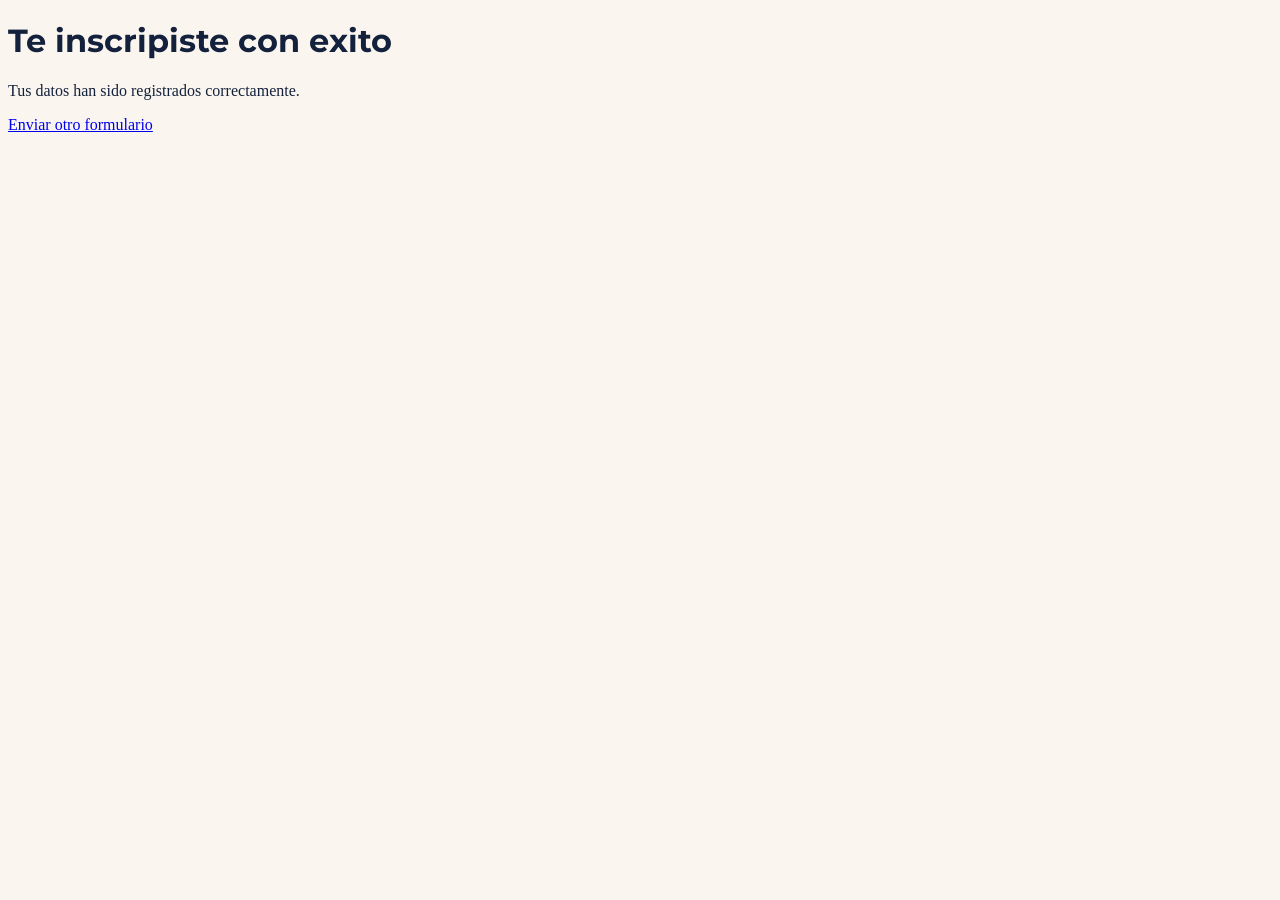
<file: paginas/formulario_exitoso.html>
<!DOCTYPE html>
<html lang="es">

<head>
    <meta charset="UTF-8">
    <meta name="viewport" content="width=device-width, initial-scale=1.0">
    <title>Inscripción Exitosa</title>
    <link rel="stylesheet" href="../css/style.css">
    <link rel="preconnect" href="https://fonts.googleapis.com">
    <link rel="preconnect" href="https://fonts.gstatic.com" crossorigin>
    <link href="https://fonts.googleapis.com/css2?family=Montserrat:wght@400;700&family=Open+Sans:wght@400;600&display=swap" rel="stylesheet">
</head>

<body>
    <div>
        <h1>Te inscripiste con exito</h1>
        <p>Tus datos han sido registrados correctamente.</p>
        <a href="reservas.html">Enviar otro formulario</a>
    </div>
</body>

</html>
</file>
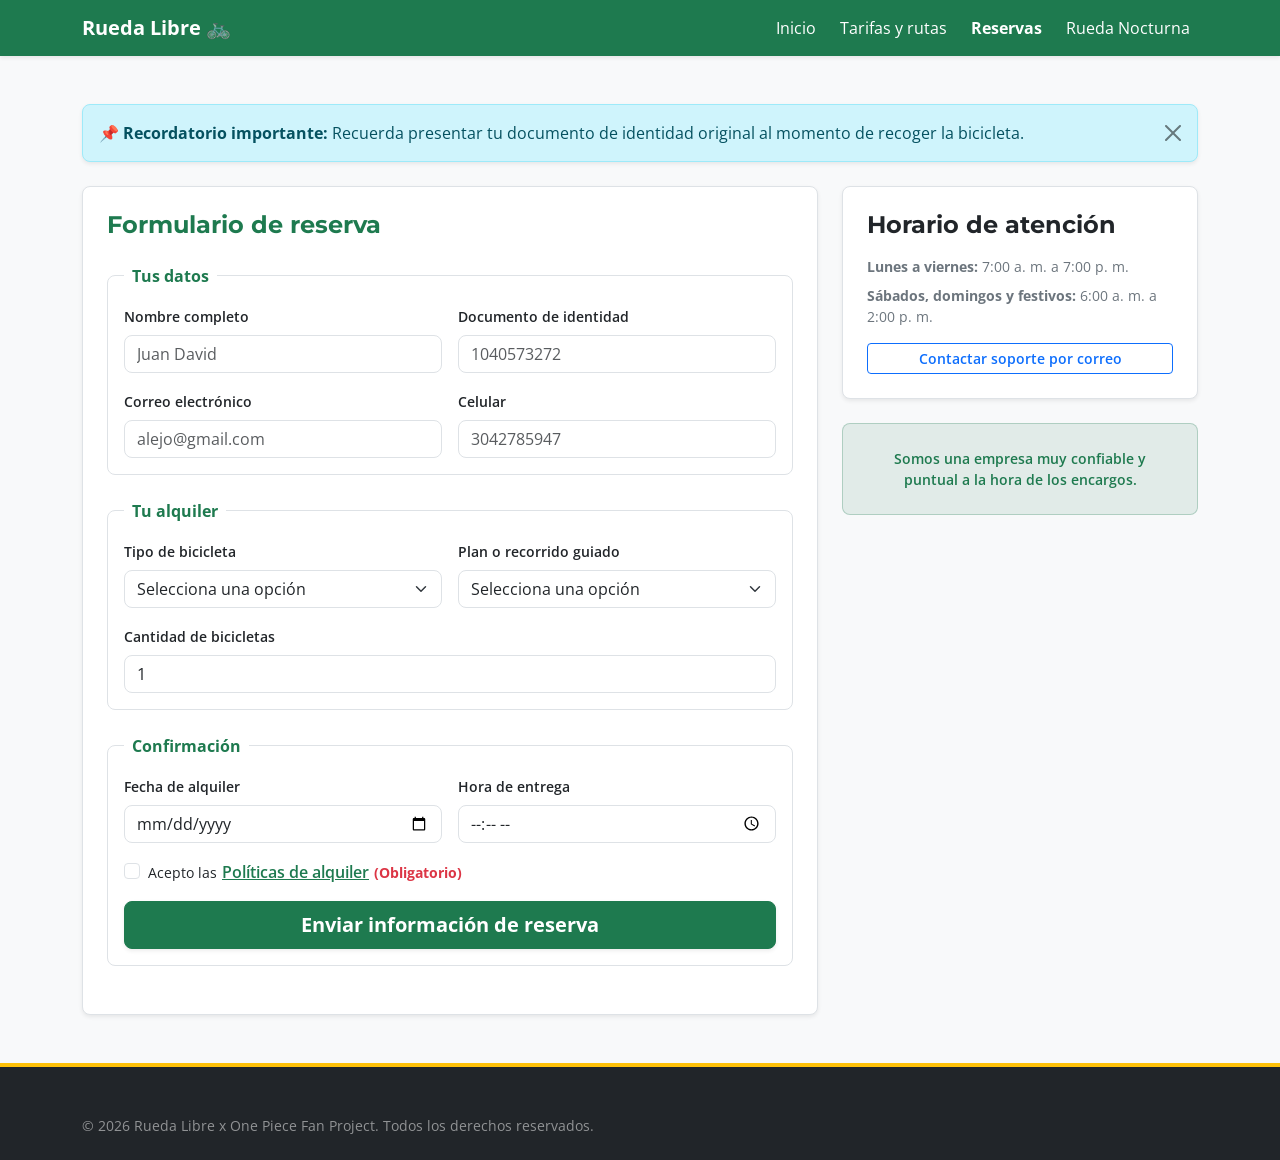
<file: paginas/reservas.html>
<!DOCTYPE html>
<html lang="es">

<head>
    <meta charset="UTF-8">
    <meta name="viewport" content="width=device-width, initial-scale=1.0">
    <title>Reserva tu bicicleta | Rueda Libre</title>
    <!-- Bootstrap 5.3 CSS -->
    <link href="https://cdn.jsdelivr.net/npm/bootstrap@5.3.3/dist/css/bootstrap.min.css" rel="stylesheet"
        integrity="sha384-QWTKZyjpPEjISv5WaRU9OFeRpok6YctnYmDr5pNlyT2bRjXh0JMhjY6hW+ALEwIH" crossorigin="anonymous">
    <link rel="stylesheet" href="../css/style.css">
    <link rel="preconnect" href="https://fonts.googleapis.com">
    <link rel="preconnect" href="https://fonts.gstatic.com" crossorigin>
    <link
        href="https://fonts.googleapis.com/css2?family=Montserrat:wght@400;700&family=Open+Sans:wght@400;600&display=swap"
        rel="stylesheet">
</head>

<body class="bg-light text-dark">

    <!-- Navbar de Bootstrap -->
    <nav class="navbar navbar-expand-lg navbar-dark bg-primary shadow-sm">
        <div class="container">
            <a class="navbar-brand fw-bold text-white" href="../index.html">Rueda Libre 🚲</a>
            <button class="navbar-toggler" type="button" data-bs-toggle="collapse" data-bs-target="#menuPrincipal"
                aria-controls="menuPrincipal" aria-expanded="false" aria-label="Navegación de palanca">
                <span class="navbar-toggler-icon"></span>
            </button>
            <div class="collapse navbar-collapse" id="menuPrincipal">
                <ul class="navbar-nav ms-auto mb-2 mb-lg-0 gap-lg-2">
                    <li class="nav-item">
                        <a class="nav-link text-white" href="../index.html">Inicio</a>
                    </li>
                    <li class="nav-item">
                        <a class="nav-link text-white" href="tarifas.html#info">Tarifas y rutas</a>
                    </li>
                    <li class="nav-item">
                        <a class="nav-link active fw-bold text-white" aria-current="page"
                            href="reservas.html#reserva">Reservas</a>
                    </li>
                    <li class="nav-item">
                        <a class="nav-link text-white" href="../nocturna/index.html">Rueda Nocturna</a>
                    </li>
                </ul>
            </div>
        </div>
    </nav>

    <main class="container my-5">

        <!-- ALERTA INFORMATIVA DESCARTABLE -->
        <div class="alert alert-info alert-dismissible fade show shadow-sm mb-4" role="alert">
            <strong>📌 Recordatorio importante:</strong> Recuerda presentar tu documento de identidad original al
            momento de recoger la bicicleta.
            <button type="button" class="btn-close" data-bs-dismiss="alert" aria-label="Cerrar alerta"></button>
        </div>

        <div class="row g-4" id="reserva">
            <!-- Columna principal (Formulario) -->
            <div class="col-12 col-md-8">
                <section class="bg-white p-4 rounded-3 border shadow-sm">
                    <h2 class="h4 fw-bold mb-4 text-primary">Formulario de reserva</h2>

                    <!-- FORMULARIO CON VALIDACIÓN NATIVA Y VISUAL DE BOOTSTRAP (needs-validation novalidate) -->
                    <form class="needs-validation" novalidate action="" method="post">

                        <!-- Fieldset 1: Tus datos -->
                        <fieldset class="border rounded-3 p-3 mb-4">
                            <legend class="float-none w-auto px-2 fs-6 fw-bold text-primary m-0">Tus datos</legend>
                            <div class="row g-3">
                                <div class="col-12 col-sm-6">
                                    <label for="nombre" class="form-label fw-semibold small">Nombre completo</label>
                                    <input type="text" class="form-control" name="nombre_completo" id="nombre"
                                        placeholder="Juan David" required>
                                    <div class="invalid-feedback">
                                        Por favor, ingresa tu nombre completo para la reserva.
                                    </div>
                                </div>
                                <div class="col-12 col-sm-6">
                                    <label for="documento" class="form-label fw-semibold small">Documento de
                                        identidad</label>
                                    <input type="text" class="form-control" name="documento_identidad" id="documento"
                                        placeholder="1040573272" required>
                                    <div class="invalid-feedback">
                                        Por favor, ingresa tu número de documento de identidad.
                                    </div>
                                </div>
                                <div class="col-12 col-sm-6">
                                    <label for="correo" class="form-label fw-semibold small">Correo electrónico</label>
                                    <input type="email" class="form-control" name="correo_electronico" id="correo"
                                        placeholder="alejo@gmail.com" required>
                                    <div class="invalid-feedback">
                                        Ingresa un correo electrónico válido (ejemplo: usuario@dominio.com).
                                    </div>
                                </div>
                                <div class="col-12 col-sm-6">
                                    <label for="celular" class="form-label fw-semibold small">Celular</label>
                                    <input type="tel" class="form-control" name="numero_celular" id="celular"
                                        placeholder="3042785947" required>
                                    <div class="invalid-feedback">
                                        Ingresa un número de celular de contacto válido.
                                    </div>
                                </div>
                            </div>
                        </fieldset>

                        <!-- Fieldset 2: Tu alquiler -->
                        <fieldset class="border rounded-3 p-3 mb-4">
                            <legend class="float-none w-auto px-2 fs-6 fw-bold text-primary m-0">Tu alquiler</legend>
                            <div class="row g-3">
                                <div class="col-12 col-sm-6">
                                    <label for="tipo_bicicleta" class="form-label fw-semibold small">Tipo de
                                        bicicleta</label>
                                    <select class="form-select" name="tipo_bicicleta" id="tipo_bicicleta" required>
                                        <option value="">Selecciona una opción</option>
                                        <option value="urbana">Urbana</option>
                                        <option value="montaña">Montaña</option>
                                        <option value="electrica">Eléctrica</option>
                                    </select>
                                    <div class="invalid-feedback">
                                        Selecciona un tipo de bicicleta de la lista.
                                    </div>
                                </div>
                                <div class="col-12 col-sm-6">
                                    <label for="plan" class="form-label fw-semibold small">Plan o recorrido
                                        guiado</label>
                                    <select class="form-select" name="plan" id="plan" required>
                                        <option value="">Selecciona una opción</option>
                                        <option value="rios_y_parques">Ríos y Parques</option>
                                        <option value="sabores_de_barrio">Sabores de Barrio</option>
                                        <option value="recto_las_palmas">Recto las Palmas</option>
                                    </select>
                                    <div class="invalid-feedback">
                                        Selecciona un plan o ruta de alquiler.
                                    </div>
                                </div>
                                <div class="col-12">
                                    <label for="cantidad_de_bici" class="form-label fw-semibold small">Cantidad de
                                        bicicletas</label>
                                    <input type="number" class="form-control" name="cantidad_de_bici"
                                        id="cantidad_de_bici" min="1" max="6" value="1" required>
                                    <div class="invalid-feedback">
                                        Debes reservar entre 1 y 6 bicicletas.
                                    </div>
                                </div>
                            </div>
                        </fieldset>

                        <!-- Fieldset 3: Confirmación y Políticas -->
                        <fieldset class="border rounded-3 p-3 mb-4">
                            <legend class="float-none w-auto px-2 fs-6 fw-bold text-primary m-0">Confirmación</legend>

                            <div class="row g-3 mb-3">
                                <div class="col-12 col-sm-6">
                                    <label for="fecha_de_alquiler" class="form-label fw-semibold small">Fecha de
                                        alquiler</label>
                                    <input type="date" class="form-control" name="fecha_de_alquiler"
                                        id="fecha_de_alquiler" required>
                                    <div class="invalid-feedback">
                                        Selecciona la fecha programada para tu reserva.
                                    </div>
                                </div>
                                <div class="col-12 col-sm-6">
                                    <label for="hora_de_entrega" class="form-label fw-semibold small">Hora de
                                        entrega</label>
                                    <input type="time" class="form-control" name="hora_de_entrega" id="hora_de_entrega"
                                        required>
                                    <div class="invalid-feedback">
                                        Especifica la hora en que recogerás la bicicleta.
                                    </div>
                                </div>
                            </div>

                            <!-- CHECKBOX DE ACEPTACIÓN Y BOTÓN DE MODAL -->
                            <div class="form-check mb-3">
                                <input class="form-check-input" type="checkbox" id="politicas" name="politicas"
                                    required>
                                <label class="form-check-label small" for="politicas">
                                    Acepto las
                                    <button type="button"
                                        class="btn btn-link p-0 align-baseline fw-semibold text-primary text-decoration-underline"
                                        data-bs-toggle="modal" data-bs-target="#modalPoliticas">
                                        Políticas de alquiler
                                    </button>
                                    <strong class="text-danger">(Obligatorio)</strong>
                                </label>
                                <div class="invalid-feedback">
                                    Debes leer y aceptar las políticas de alquiler antes de enviar.
                                </div>
                            </div>

                            <div>
                                <button type="submit" class="btn btn-primary btn-lg fw-bold w-100 shadow-sm">Enviar
                                    información de reserva</button>
                            </div>
                        </fieldset>
                    </form>
                </section>
            </div>

            <!-- Columna lateral -->
            <div class="col-12 col-md-4">
                <aside class="bg-white p-4 rounded-3 border shadow-sm mb-4">
                    <h2 class="h4 fw-bold mb-3 text-dark">Horario de atención</h2>
                    <p class="small text-secondary mb-2"><strong>Lunes a viernes:</strong> 7:00 a. m. a 7:00 p. m.</p>
                    <p class="small text-secondary mb-3"><strong>Sábados, domingos y festivos:</strong> 6:00 a. m. a
                        2:00 p. m.</p>
                    <a href="mailto:reserva@gmail.com"
                        class="btn btn-outline-primary btn-sm w-100 fw-semibold">Contactar soporte por correo</a>
                </aside>

                <section class="bg-primary bg-opacity-10 p-4 rounded-3 border border-primary border-opacity-25">
                    <p class="m-0 text-primary fw-semibold small text-center">Somos una empresa muy confiable y puntual
                        a la hora de los encargos.</p>
                </section>
            </div>
        </div>
    </main>

    <!-- MODAL DE POLÍTICAS DE ALQUILER -->
    <div class="modal fade" id="modalPoliticas" tabindex="-1" aria-labelledby="modalPoliticasTitulo" aria-hidden="true">
        <div class="modal-dialog modal-dialog-centered">
            <div class="modal-content">
                <div class="modal-header bg-primary text-white">
                    <h3 class="modal-title h5 fw-bold text-white m-0" id="modalPoliticasTitulo">Políticas de Alquiler
                    </h3>
                    <button type="button" class="btn-close btn-close-white" data-bs-dismiss="modal"
                        aria-label="Cerrar modal"></button>
                </div>
                <div class="modal-body">
                    <ol class="mb-0 ps-3">
                        <li class="mb-2">Presenta tu documento de identidad original al recoger la bicicleta.</li>
                        <li class="mb-2">Revisa la bicicleta con el asesor antes de salir.</li>
                        <li class="mb-2">Cada 15 minutos de retraso en la devolución tienen un recargo de $5.000.</li>
                        <li class="mb-2">Los daños por mal uso se cobran según el costo de la reparación.</li>
                        <li class="m-0">Los menores de edad deben estar acompañados por un adulto responsable.</li>
                    </ol>
                </div>
                <div class="modal-footer">
                    <button type="button" class="btn btn-primary fw-semibold" data-bs-dismiss="modal">Entendido</button>
                </div>
            </div>
        </div>
    </div>

    <!-- Pie de página (Estilo One Piece) -->
    <footer class="bg-dark text-white pt-5 pb-4 border-top border-warning border-4 mt-5">
        <div class="container text-center text-md-start">
            <p class="m-0 small text-white-50">© 2026 Rueda Libre x One Piece Fan Project. Todos los derechos
                reservados.</p>
        </div>
    </footer>

    <!-- SCRIPT OFICIAL DE BOOTSTRAP 5 PARA VALIDACIÓN DE FORMULARIOS -->
    <script>
        (() => {
            'use strict'
            const forms = document.querySelectorAll('.needs-validation')
            Array.from(forms).forEach(form => {
                form.addEventListener('submit', event => {
                    if (!form.checkValidity()) {
                        event.preventDefault()
                        event.stopPropagation()
                    }
                    form.classList.add('was-validated')
                }, false)
            })
        })()
    </script>

    <!-- Bundle de JavaScript de Bootstrap (cargado al final) -->
    <script src="https://cdn.jsdelivr.net/npm/bootstrap@5.3.3/dist/js/bootstrap.bundle.min.js"></script>
</body>

</html>
</file>
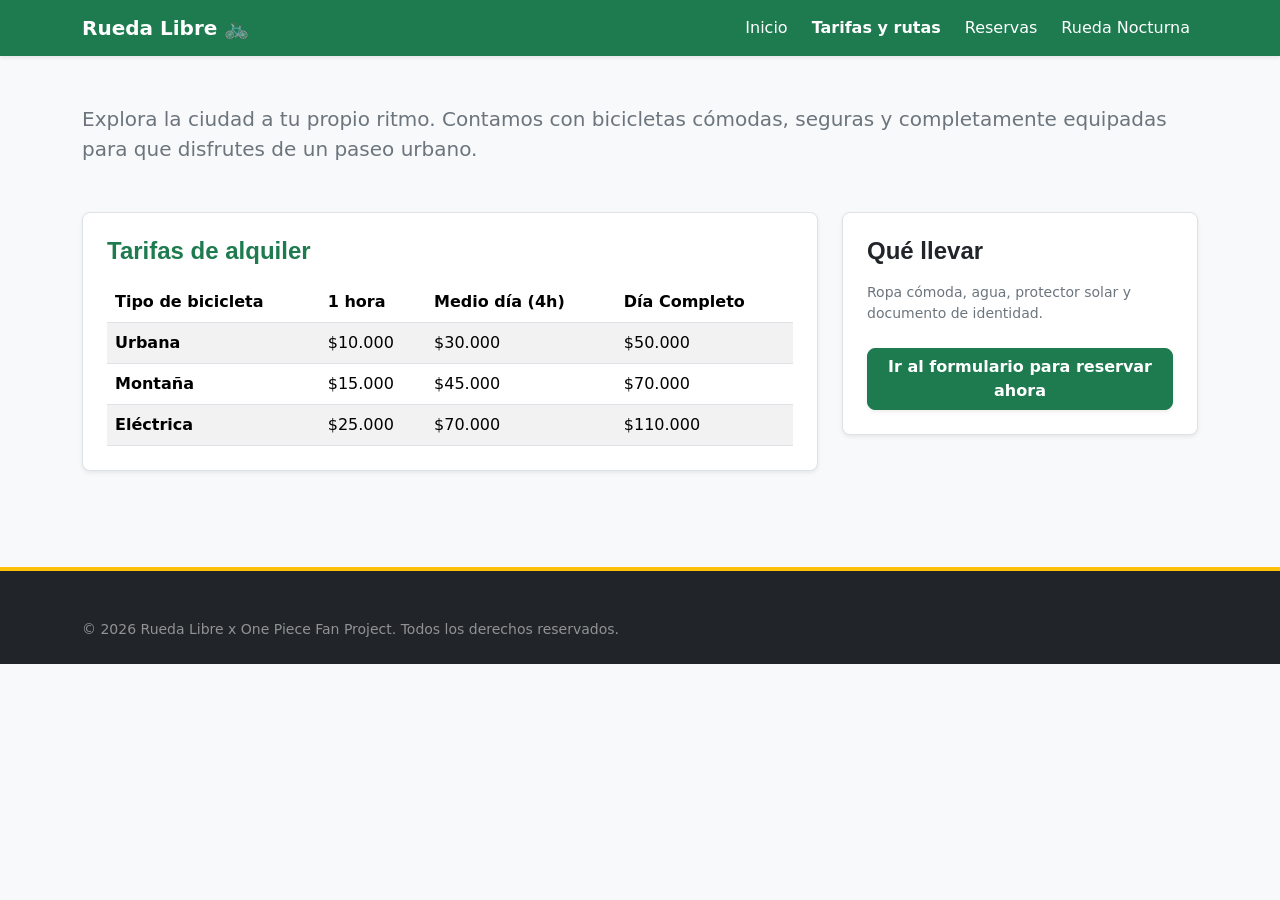
<file: paginas/tarifas.html>
<!DOCTYPE html>
<html lang="es">

<head>
    <meta charset="UTF-8">
    <meta name="viewport" content="width=device-width, initial-scale=1.0">
    <title>Tarifas y Rutas | Rueda Libre</title>
    <link href="https://cdn.jsdelivr.net/npm/bootstrap@5.3.3/dist/css/bootstrap.min.css" rel="stylesheet"
        integrity="sha384-QWTKZyjpPEjISv5WaRU9OFeRpok6YctnYmDr5pNlyT2bRjXh0JMhjY6hW+ALEwIH" crossorigin="anonymous">
    <link rel="stylesheet" href="../css/style.css">
</head>

<body class="bg-light text-dark">

    <nav class="navbar navbar-expand-lg navbar-dark bg-primary shadow-sm">
        <div class="container">
            <a class="navbar-brand fw-bold text-white" href="../index.html">Rueda Libre 🚲</a>
            <button class="navbar-toggler" type="button" data-bs-toggle="collapse" data-bs-target="#menuPrincipal"
                aria-controls="menuPrincipal" aria-expanded="false" aria-label="Navegación de palanca">
                <span class="navbar-toggler-icon"></span>
            </button>
            <div class="collapse navbar-collapse" id="menuPrincipal">
                <ul class="navbar-nav ms-auto mb-2 mb-lg-0 gap-lg-2">
                    <li class="nav-item">
                        <a class="nav-link text-white" href="../index.html">Inicio</a>
                    </li>
                    <li class="nav-item">
                        <a class="nav-link active fw-bold text-white" aria-current="page"
                            href="tarifas.html#info">Tarifas y rutas</a>
                    </li>
                    <li class="nav-item">
                        <a class="nav-link text-white" href="reservas.html#reserva">Reservas</a>
                    </li>
                    <li class="nav-item">
                        <a class="nav-link text-white" href="../nocturna/index.html">Rueda Nocturna</a>
                    </li>
                </ul>
            </div>
        </div>
    </nav>

    <main class="container my-5">
        <p class="fs-5 text-secondary mb-5" id="info">Explora la ciudad a tu propio ritmo. Contamos con bicicletas
            cómodas, seguras y completamente equipadas para que disfrutes de un paseo urbano.</p>

        <div class="row g-4">
            <div class="col-12 col-lg-8">
                <section class="mb-5 bg-white p-4 rounded-3 border shadow-sm">
                    <h2 class="h4 fw-bold mb-3 text-primary" id="tarifa_de_alquiler">Tarifas de alquiler</h2>
                    <div class="table-responsive">
                        <table class="table table-striped table-hover align-middle m-0">
                            <thead>
                                <tr>
                                    <th scope="col">Tipo de bicicleta</th>
                                    <th scope="col">1 hora</th>
                                    <th scope="col">Medio día (4h)</th>
                                    <th scope="col">Día Completo</th>
                                </tr>
                            </thead>
                            <tbody>
                                <tr>
                                    <th scope="row">Urbana</th>
                                    <td>$10.000</td>
                                    <td>$30.000</td>
                                    <td>$50.000</td>
                                </tr>
                                <tr>
                                    <th scope="row">Montaña</th>
                                    <td>$15.000</td>
                                    <td>$45.000</td>
                                    <td>$70.000</td>
                                </tr>
                                <tr>
                                    <th scope="row">Eléctrica</th>
                                    <td>$25.000</td>
                                    <td>$70.000</td>
                                    <td>$110.000</td>
                                </tr>
                            </tbody>
                        </table>
                    </div>
                </section>
            </div>

            <div class="col-12 col-lg-4">
                <aside class="bg-white p-4 rounded-3 border shadow-sm mb-4">
                    <h2 class="h4 fw-bold mb-3 text-dark">Qué llevar</h2>
                    <p class="text-secondary small mb-4">Ropa cómoda, agua, protector solar y documento de identidad.
                    </p>
                    <a href="reservas.html#reserva" class="btn btn-primary fw-bold w-100 shadow-sm">Ir al formulario
                        para reservar ahora</a>
                </aside>
            </div>
        </div>
    </main>

    <footer class="bg-dark text-white pt-5 pb-4 border-top border-warning border-4 mt-5">
        <div class="container text-center text-md-start">
            <p class="m-0 small text-white-50">© 2026 Rueda Libre x One Piece Fan Project. Todos los derechos
                reservados.</p>
        </div>
    </footer>

    <script src="https://cdn.jsdelivr.net/npm/bootstrap@5.3.3/dist/js/bootstrap.bundle.min.js"></script>
</body>

</html>
</file>
<file: css/style.css>
:root {

    --bs-primary: #1E7A4F;
    --bs-primary-rgb: 30, 122, 79;
    --bs-body-font-family: 'Open Sans', system-ui, -apple-system, sans-serif;
    --bs-link-color: #1E7A4F;
    --bs-border-radius: 0.5rem;


    --verde-ruta: #1E7A4F;
    --verde-hover: #165B3B;
    --verde-active: #10422B;
    --naranja-pedal: #F39A2B;
    --naranja-hover: #D9821A;
    --naranja-active: #B56B12;
    --azul-noche: #14213D;
    --crema-fondo: #FAF6EF;
    --gris-asfalto: #5B6470;

    --fuente-titulos: 'Montserrat', sans-serif;
}


body {
    background-color: var(--crema-fondo);
    color: var(--azul-noche);
}

h1,
h2,
h3,
h4,
h5,
h6 {
    font-family: var(--fuente-titulos);
}


.btn-primary {
    --bs-btn-bg: var(--verde-ruta);
    --bs-btn-border-color: var(--verde-ruta);
    --bs-btn-hover-bg: var(--verde-hover);
    --bs-btn-hover-border-color: var(--verde-hover);
    --bs-btn-active-bg: var(--verde-active);
    --bs-btn-active-border-color: var(--verde-active);
    --bs-btn-focus-shadow-rgb: 30, 122, 79;
    color: #ffffff;
}

.btn-naranja {
    --bs-btn-color: #14213D;
    --bs-btn-bg: var(--naranja-pedal);
    --bs-btn-border-color: var(--naranja-pedal);
    --bs-btn-hover-color: #ffffff;
    --bs-btn-hover-bg: var(--naranja-hover);
    --bs-btn-hover-border-color: var(--naranja-hover);
    --bs-btn-active-color: #ffffff;
    --bs-btn-active-bg: var(--naranja-active);
    --bs-btn-active-border-color: var(--naranja-active);
    --bs-btn-focus-shadow-rgb: 243, 154, 43;
    font-weight: 700;
}


.marca-titulo {
    font-family: var(--fuente-titulos);
    font-weight: 700;
    letter-spacing: -0.5px;
}

.portada-destacada {
    background: linear-gradient(135deg, #1E7A4F 0%, #14213D 100%);
    color: #ffffff;
    border-radius: var(--bs-border-radius);
}

.titulo-seccion {
    color: var(--azul-noche);
    position: relative;
    padding-bottom: 0.5rem;
}

.titulo-seccion::after {
    content: '';
    display: block;
    width: 50px;
    height: 4px;
    background-color: var(--naranja-pedal);
    margin-top: 0.5rem;
    border-radius: 2px;
}

.pie-rueda-libre {
    background-color: var(--azul-noche);
    border-top: 4px solid var(--naranja-pedal);
}


.btn-whatsapp-flotante {
    position: fixed;
    bottom: 20px;
    right: 20px;
    z-index: 1050;
    width: 56px;
    height: 56px;
    border-radius: 50%;
    background-color: #25D366;
    color: #ffffff;
    display: flex;
    align-items: center;
    justify-content: center;
    font-size: 1.75rem;
    box-shadow: 0 4px 10px rgba(0, 0, 0, 0.3);
    transition: transform 0.2s ease, background-color 0.2s ease;
    text-decoration: none;
}

.btn-whatsapp-flotante:hover,
.btn-whatsapp-flotante:focus {
    background-color: #1EBE5D;
    color: #ffffff;
    transform: scale(1.1);
}

:focus-visible {
    outline: 3px solid var(--naranja-pedal) !important;
    outline-offset: 2px !important;
}
</file>
<file: nocturna/src/output.css>
/*! tailwindcss v4.3.5 | MIT License | https://tailwindcss.com */
@layer properties{@supports (((-webkit-hyphens:none)) and (not (margin-trim:block))) or ((-moz-orient:inline) and (not (color:rgb(from red r g b)))){*,:before,:after,::backdrop{--tw-space-y-reverse:0;--tw-border-style:solid;--tw-font-weight:initial;--tw-tracking:initial;--tw-shadow:0 0 #0000;--tw-shadow-color:initial;--tw-shadow-alpha:100%;--tw-inset-shadow:0 0 #0000;--tw-inset-shadow-color:initial;--tw-inset-shadow-alpha:100%;--tw-ring-color:initial;--tw-ring-shadow:0 0 #0000;--tw-inset-ring-color:initial;--tw-inset-ring-shadow:0 0 #0000;--tw-ring-inset:initial;--tw-ring-offset-width:0px;--tw-ring-offset-color:#fff;--tw-ring-offset-shadow:0 0 #0000;--tw-backdrop-blur:initial;--tw-backdrop-brightness:initial;--tw-backdrop-contrast:initial;--tw-backdrop-grayscale:initial;--tw-backdrop-hue-rotate:initial;--tw-backdrop-invert:initial;--tw-backdrop-opacity:initial;--tw-backdrop-saturate:initial;--tw-backdrop-sepia:initial;--tw-duration:initial}}}@layer theme{:root,:host{--font-sans:"Open Sans", sans-serif;--font-mono:ui-monospace, SFMono-Regular, Menlo, Monaco, Consolas, "Liberation Mono", "Courier New", monospace;--color-amber-400:oklch(82.8% .189 84.429);--color-amber-500:oklch(76.9% .188 70.08);--color-emerald-400:oklch(76.5% .177 163.223);--color-emerald-500:oklch(69.6% .17 162.48);--color-emerald-600:oklch(59.6% .145 163.225);--color-sky-400:oklch(74.6% .16 232.661);--color-sky-500:oklch(68.5% .169 237.323);--color-rose-400:oklch(71.2% .194 13.428);--color-rose-500:oklch(64.5% .246 16.439);--color-slate-100:oklch(96.8% .007 247.896);--color-slate-200:oklch(92.9% .013 255.508);--color-slate-300:oklch(86.9% .022 252.894);--color-slate-400:oklch(70.4% .04 256.788);--color-slate-600:oklch(44.6% .043 257.281);--color-slate-700:oklch(37.2% .044 257.287);--color-slate-800:oklch(27.9% .041 260.031);--color-slate-900:oklch(20.8% .042 265.755);--color-white:#fff;--spacing:.25rem;--container-md:28rem;--container-xl:36rem;--container-3xl:48rem;--container-6xl:72rem;--text-xs:.75rem;--text-xs--line-height:calc(1 / .75);--text-sm:.875rem;--text-sm--line-height:calc(1.25 / .875);--text-base:1rem;--text-base--line-height:calc(1.5 / 1);--text-lg:1.125rem;--text-lg--line-height:calc(1.75 / 1.125);--text-xl:1.25rem;--text-xl--line-height:calc(1.75 / 1.25);--text-2xl:1.5rem;--text-2xl--line-height:calc(2 / 1.5);--text-3xl:1.875rem;--text-3xl--line-height:calc(2.25 / 1.875);--text-4xl:2.25rem;--text-4xl--line-height:calc(2.5 / 2.25);--text-5xl:3rem;--text-5xl--line-height:1;--font-weight-medium:500;--font-weight-semibold:600;--font-weight-bold:700;--font-weight-extrabold:800;--font-weight-black:900;--tracking-tight:-.025em;--tracking-wider:.05em;--radius-xl:.75rem;--radius-2xl:1rem;--radius-3xl:1.5rem;--default-transition-duration:.15s;--default-transition-timing-function:cubic-bezier(.4, 0, .2, 1);--default-font-family:var(--font-sans);--default-mono-font-family:var(--font-mono)}}@layer base{*,:after,:before,::backdrop{box-sizing:border-box;border:0 solid;margin:0;padding:0}::file-selector-button{box-sizing:border-box;border:0 solid;margin:0;padding:0}html,:host{-webkit-text-size-adjust:100%;tab-size:4;line-height:1.5;font-family:var(--default-font-family,-apple-system, BlinkMacSystemFont, "Segoe UI", Roboto, "Helvetica Neue", "Noto Sans", Arial, sans-serif, "Apple Color Emoji", "Segoe UI Emoji", "Segoe UI Symbol", "Noto Color Emoji");font-feature-settings:var(--default-font-feature-settings,normal);font-variation-settings:var(--default-font-variation-settings,normal);-webkit-tap-highlight-color:transparent}hr{height:0;color:inherit;border-top-width:1px}abbr:where([title]){-webkit-text-decoration:underline dotted;text-decoration:underline dotted}h1,h2,h3,h4,h5,h6{font-size:inherit;font-weight:inherit}a{color:inherit;-webkit-text-decoration:inherit;-webkit-text-decoration:inherit;-webkit-text-decoration:inherit;text-decoration:inherit}b,strong{font-weight:bolder}code,kbd,samp,pre{font-family:var(--default-mono-font-family,ui-monospace, SFMono-Regular, Menlo, Monaco, Consolas, "Liberation Mono", "Courier New", monospace);font-feature-settings:var(--default-mono-font-feature-settings,normal);font-variation-settings:var(--default-mono-font-variation-settings,normal);font-size:1em}small{font-size:80%}sub,sup{vertical-align:baseline;font-size:75%;line-height:0;position:relative}sub{bottom:-.25em}sup{top:-.5em}table{text-indent:0;border-color:inherit;border-collapse:collapse}:-moz-focusring:where(:not(iframe)){outline:auto}progress{vertical-align:baseline}summary{display:list-item}ol,ul,menu{list-style:none}img,svg,video,canvas,audio,iframe,embed,object{vertical-align:middle;display:block}img,video{max-width:100%;height:auto}button,input,select,optgroup,textarea{font:inherit;font-feature-settings:inherit;font-variation-settings:inherit;letter-spacing:inherit;color:inherit;opacity:1;background-color:#0000;border-radius:0}::file-selector-button{font:inherit;font-feature-settings:inherit;font-variation-settings:inherit;letter-spacing:inherit;color:inherit;opacity:1;background-color:#0000;border-radius:0}:where(select:is([multiple],[size])) optgroup{font-weight:bolder}:where(select:is([multiple],[size])) optgroup option{padding-inline-start:20px}::file-selector-button{margin-inline-end:4px}::placeholder{opacity:1}@supports (not ((-webkit-appearance:-apple-pay-button))) or (contain-intrinsic-size:1px){::placeholder{color:currentColor}@supports (color:color-mix(in lab, red, red)){::placeholder{color:color-mix(in oklab, currentcolor 50%, transparent)}}}textarea{resize:vertical}::-webkit-search-decoration{-webkit-appearance:none}::-webkit-date-and-time-value{min-height:1lh;text-align:inherit}::-webkit-datetime-edit{display:inline-flex}::-webkit-datetime-edit-fields-wrapper{padding:0}::-webkit-datetime-edit{padding-block:0}::-webkit-datetime-edit-year-field{padding-block:0}::-webkit-datetime-edit-month-field{padding-block:0}::-webkit-datetime-edit-day-field{padding-block:0}::-webkit-datetime-edit-hour-field{padding-block:0}::-webkit-datetime-edit-minute-field{padding-block:0}::-webkit-datetime-edit-second-field{padding-block:0}::-webkit-datetime-edit-millisecond-field{padding-block:0}::-webkit-datetime-edit-meridiem-field{padding-block:0}::-webkit-calendar-picker-indicator{line-height:1}:-moz-ui-invalid{box-shadow:none}button,input:where([type=button],[type=reset],[type=submit]){appearance:button}::file-selector-button{appearance:button}::-webkit-inner-spin-button{height:auto}::-webkit-outer-spin-button{height:auto}[hidden]:where(:not([hidden=until-found])){display:none!important}}@layer components{.btn-primary{border-radius:var(--radius-xl);background-color:var(--color-emerald-600);padding-inline:calc(var(--spacing) * 6);padding-block:calc(var(--spacing) * 3);text-align:center;--tw-font-weight:var(--font-weight-semibold);font-weight:var(--font-weight-semibold);color:var(--color-white);--tw-shadow:0 4px 6px -1px var(--tw-shadow-color,#0000001a), 0 2px 4px -2px var(--tw-shadow-color,#0000001a);box-shadow:var(--tw-inset-shadow), var(--tw-inset-ring-shadow), var(--tw-ring-offset-shadow), var(--tw-ring-shadow), var(--tw-shadow);transition-property:color,background-color,border-color,outline-color,text-decoration-color,fill,stroke,--tw-gradient-from,--tw-gradient-via,--tw-gradient-to,opacity,box-shadow,transform,translate,scale,rotate,filter,-webkit-backdrop-filter,backdrop-filter,display,content-visibility,overlay,pointer-events;transition-timing-function:var(--tw-ease,var(--default-transition-timing-function));transition-duration:var(--tw-duration,var(--default-transition-duration));--tw-duration:.2s;transition-duration:.2s}@media (hover:hover){.btn-primary:hover{background-color:var(--color-emerald-500)}}.btn-primary:focus{--tw-ring-shadow:var(--tw-ring-inset, ) 0 0 0 calc(4px + var(--tw-ring-offset-width)) var(--tw-ring-color,currentcolor);box-shadow:var(--tw-inset-shadow), var(--tw-inset-ring-shadow), var(--tw-ring-offset-shadow), var(--tw-ring-shadow), var(--tw-shadow);--tw-ring-color:#00d29480}@supports (color:color-mix(in lab, red, red)){.btn-primary:focus{--tw-ring-color:color-mix(in oklab, var(--color-emerald-400) 50%, transparent)}}.btn-primary:focus{--tw-outline-style:none;outline-style:none}}@layer utilities{.sticky{position:sticky}.top-0{top:0}.z-50{z-index:50}.m-4{margin:calc(var(--spacing) * 4)}.mx-auto{margin-inline:auto}.mt-1{margin-top:var(--spacing)}.mt-3{margin-top:calc(var(--spacing) * 3)}.mt-20{margin-top:calc(var(--spacing) * 20)}.mb-1{margin-bottom:var(--spacing)}.mb-2{margin-bottom:calc(var(--spacing) * 2)}.mb-3{margin-bottom:calc(var(--spacing) * 3)}.mb-4{margin-bottom:calc(var(--spacing) * 4)}.mb-6{margin-bottom:calc(var(--spacing) * 6)}.block{display:block}.flex{display:flex}.grid{display:grid}.hidden{display:none}.inline-block{display:inline-block}.h-20{height:calc(var(--spacing) * 20)}.h-40{height:calc(var(--spacing) * 40)}.h-48{height:calc(var(--spacing) * 48)}.min-h-screen{min-height:100vh}.w-full{width:100%}.max-w-3xl{max-width:var(--container-3xl)}.max-w-6xl{max-width:var(--container-6xl)}.max-w-md{max-width:var(--container-md)}.max-w-xl{max-width:var(--container-xl)}.flex-grow{flex-grow:1}.grid-cols-1{grid-template-columns:repeat(1,minmax(0,1fr))}.grid-cols-2{grid-template-columns:repeat(2,minmax(0,1fr))}.grid-cols-3{grid-template-columns:repeat(3,minmax(0,1fr))}.flex-col{flex-direction:column}.items-center{align-items:center}.items-stretch{align-items:stretch}.justify-between{justify-content:space-between}.justify-center{justify-content:center}.gap-2{gap:calc(var(--spacing) * 2)}.gap-3{gap:calc(var(--spacing) * 3)}.gap-4{gap:calc(var(--spacing) * 4)}.gap-6{gap:calc(var(--spacing) * 6)}.gap-8{gap:calc(var(--spacing) * 8)}:where(.space-y-1>:not(:last-child)){--tw-space-y-reverse:0;margin-block-start:calc(var(--spacing) * var(--tw-space-y-reverse));margin-block-end:calc(var(--spacing) * calc(1 - var(--tw-space-y-reverse)))}:where(.space-y-2>:not(:last-child)){--tw-space-y-reverse:0;margin-block-start:calc(calc(var(--spacing) * 2) * var(--tw-space-y-reverse));margin-block-end:calc(calc(var(--spacing) * 2) * calc(1 - var(--tw-space-y-reverse)))}:where(.space-y-3>:not(:last-child)){--tw-space-y-reverse:0;margin-block-start:calc(calc(var(--spacing) * 3) * var(--tw-space-y-reverse));margin-block-end:calc(calc(var(--spacing) * 3) * calc(1 - var(--tw-space-y-reverse)))}:where(.space-y-4>:not(:last-child)){--tw-space-y-reverse:0;margin-block-start:calc(calc(var(--spacing) * 4) * var(--tw-space-y-reverse));margin-block-end:calc(calc(var(--spacing) * 4) * calc(1 - var(--tw-space-y-reverse)))}:where(.space-y-8>:not(:last-child)){--tw-space-y-reverse:0;margin-block-start:calc(calc(var(--spacing) * 8) * var(--tw-space-y-reverse));margin-block-end:calc(calc(var(--spacing) * 8) * calc(1 - var(--tw-space-y-reverse)))}:where(.space-y-12>:not(:last-child)){--tw-space-y-reverse:0;margin-block-start:calc(calc(var(--spacing) * 12) * var(--tw-space-y-reverse));margin-block-end:calc(calc(var(--spacing) * 12) * calc(1 - var(--tw-space-y-reverse)))}:where(.space-y-20>:not(:last-child)){--tw-space-y-reverse:0;margin-block-start:calc(calc(var(--spacing) * 20) * var(--tw-space-y-reverse));margin-block-end:calc(calc(var(--spacing) * 20) * calc(1 - var(--tw-space-y-reverse)))}.overflow-hidden{overflow:hidden}.rounded-2xl{border-radius:var(--radius-2xl)}.rounded-3xl{border-radius:var(--radius-3xl)}.rounded-full{border-radius:2147483647px}.rounded-xl{border-radius:var(--radius-xl)}.rounded-r-xl{border-top-right-radius:var(--radius-xl);border-bottom-right-radius:var(--radius-xl)}.border{border-style:var(--tw-border-style);border-width:1px}.border-2{border-style:var(--tw-border-style);border-width:2px}.border-y{border-block-style:var(--tw-border-style);border-block-width:1px}.border-t{border-top-style:var(--tw-border-style);border-top-width:1px}.border-b{border-bottom-style:var(--tw-border-style);border-bottom-width:1px}.border-l-4{border-left-style:var(--tw-border-style);border-left-width:4px}.border-amber-500{border-color:var(--color-amber-500)}.border-emerald-500{border-color:var(--color-emerald-500)}.border-sky-500{border-color:var(--color-sky-500)}.border-slate-700{border-color:var(--color-slate-700)}.border-slate-700\/60{border-color:#31415899}@supports (color:color-mix(in lab, red, red)){.border-slate-700\/60{border-color:color-mix(in oklab, var(--color-slate-700) 60%, transparent)}}.border-slate-800{border-color:var(--color-slate-800)}.bg-amber-500\/10{background-color:#f99c001a}@supports (color:color-mix(in lab, red, red)){.bg-amber-500\/10{background-color:color-mix(in oklab, var(--color-amber-500) 10%, transparent)}}.bg-amber-500\/20{background-color:#f99c0033}@supports (color:color-mix(in lab, red, red)){.bg-amber-500\/20{background-color:color-mix(in oklab, var(--color-amber-500) 20%, transparent)}}.bg-emerald-500\/10{background-color:#00bb7f1a}@supports (color:color-mix(in lab, red, red)){.bg-emerald-500\/10{background-color:color-mix(in oklab, var(--color-emerald-500) 10%, transparent)}}.bg-emerald-500\/20{background-color:#00bb7f33}@supports (color:color-mix(in lab, red, red)){.bg-emerald-500\/20{background-color:color-mix(in oklab, var(--color-emerald-500) 20%, transparent)}}.bg-emerald-600{background-color:var(--color-emerald-600)}.bg-rose-500\/20{background-color:#ff235733}@supports (color:color-mix(in lab, red, red)){.bg-rose-500\/20{background-color:color-mix(in oklab, var(--color-rose-500) 20%, transparent)}}.bg-sky-500\/10{background-color:#00a5ef1a}@supports (color:color-mix(in lab, red, red)){.bg-sky-500\/10{background-color:color-mix(in oklab, var(--color-sky-500) 10%, transparent)}}.bg-slate-700{background-color:var(--color-slate-700)}.bg-slate-800{background-color:var(--color-slate-800)}.bg-slate-800\/50{background-color:#1d293d80}@supports (color:color-mix(in lab, red, red)){.bg-slate-800\/50{background-color:color-mix(in oklab, var(--color-slate-800) 50%, transparent)}}.bg-slate-900{background-color:var(--color-slate-900)}.bg-slate-900\/80{background-color:#0f172bcc}@supports (color:color-mix(in lab, red, red)){.bg-slate-900\/80{background-color:color-mix(in oklab, var(--color-slate-900) 80%, transparent)}}.object-cover{object-fit:cover}.p-4{padding:calc(var(--spacing) * 4)}.p-5{padding:calc(var(--spacing) * 5)}.p-6{padding:calc(var(--spacing) * 6)}.p-8{padding:calc(var(--spacing) * 8)}.px-3{padding-inline:calc(var(--spacing) * 3)}.px-4{padding-inline:calc(var(--spacing) * 4)}.px-5{padding-inline:calc(var(--spacing) * 5)}.px-6{padding-inline:calc(var(--spacing) * 6)}.px-8{padding-inline:calc(var(--spacing) * 8)}.py-1{padding-block:var(--spacing)}.py-2{padding-block:calc(var(--spacing) * 2)}.py-2\.5{padding-block:calc(var(--spacing) * 2.5)}.py-3{padding-block:calc(var(--spacing) * 3)}.py-4{padding-block:calc(var(--spacing) * 4)}.py-10{padding-block:calc(var(--spacing) * 10)}.py-12{padding-block:calc(var(--spacing) * 12)}.pt-0{padding-top:0}.pb-2{padding-bottom:calc(var(--spacing) * 2)}.pb-6{padding-bottom:calc(var(--spacing) * 6)}.text-center{text-align:center}.font-sans{font-family:var(--font-sans)}.text-2xl{font-size:var(--text-2xl);line-height:var(--tw-leading,var(--text-2xl--line-height))}.text-3xl{font-size:var(--text-3xl);line-height:var(--tw-leading,var(--text-3xl--line-height))}.text-4xl{font-size:var(--text-4xl);line-height:var(--tw-leading,var(--text-4xl--line-height))}.text-base{font-size:var(--text-base);line-height:var(--tw-leading,var(--text-base--line-height))}.text-lg{font-size:var(--text-lg);line-height:var(--tw-leading,var(--text-lg--line-height))}.text-sm{font-size:var(--text-sm);line-height:var(--tw-leading,var(--text-sm--line-height))}.text-xl{font-size:var(--text-xl);line-height:var(--tw-leading,var(--text-xl--line-height))}.text-xs{font-size:var(--text-xs);line-height:var(--tw-leading,var(--text-xs--line-height))}.text-\[11px\]{font-size:11px}.font-black{--tw-font-weight:var(--font-weight-black);font-weight:var(--font-weight-black)}.font-bold{--tw-font-weight:var(--font-weight-bold);font-weight:var(--font-weight-bold)}.font-extrabold{--tw-font-weight:var(--font-weight-extrabold);font-weight:var(--font-weight-extrabold)}.font-medium{--tw-font-weight:var(--font-weight-medium);font-weight:var(--font-weight-medium)}.font-semibold{--tw-font-weight:var(--font-weight-semibold);font-weight:var(--font-weight-semibold)}.tracking-tight{--tw-tracking:var(--tracking-tight);letter-spacing:var(--tracking-tight)}.tracking-wider{--tw-tracking:var(--tracking-wider);letter-spacing:var(--tracking-wider)}.text-amber-400{color:var(--color-amber-400)}.text-emerald-400{color:var(--color-emerald-400)}.text-rose-400{color:var(--color-rose-400)}.text-sky-400{color:var(--color-sky-400)}.text-slate-100{color:var(--color-slate-100)}.text-slate-200{color:var(--color-slate-200)}.text-slate-300{color:var(--color-slate-300)}.text-slate-400{color:var(--color-slate-400)}.text-white{color:var(--color-white)}.uppercase{text-transform:uppercase}.antialiased{-webkit-font-smoothing:antialiased;-moz-osx-font-smoothing:grayscale}.shadow{--tw-shadow:0 1px 3px 0 var(--tw-shadow-color,#0000001a), 0 1px 2px -1px var(--tw-shadow-color,#0000001a);box-shadow:var(--tw-inset-shadow), var(--tw-inset-ring-shadow), var(--tw-ring-offset-shadow), var(--tw-ring-shadow), var(--tw-shadow)}.shadow-lg{--tw-shadow:0 10px 15px -3px var(--tw-shadow-color,#0000001a), 0 4px 6px -4px var(--tw-shadow-color,#0000001a);box-shadow:var(--tw-inset-shadow), var(--tw-inset-ring-shadow), var(--tw-ring-offset-shadow), var(--tw-ring-shadow), var(--tw-shadow)}.shadow-md{--tw-shadow:0 4px 6px -1px var(--tw-shadow-color,#0000001a), 0 2px 4px -2px var(--tw-shadow-color,#0000001a);box-shadow:var(--tw-inset-shadow), var(--tw-inset-ring-shadow), var(--tw-ring-offset-shadow), var(--tw-ring-shadow), var(--tw-shadow)}.shadow-sm{--tw-shadow:0 1px 3px 0 var(--tw-shadow-color,#0000001a), 0 1px 2px -1px var(--tw-shadow-color,#0000001a);box-shadow:var(--tw-inset-shadow), var(--tw-inset-ring-shadow), var(--tw-ring-offset-shadow), var(--tw-ring-shadow), var(--tw-shadow)}.shadow-xl{--tw-shadow:0 20px 25px -5px var(--tw-shadow-color,#0000001a), 0 8px 10px -6px var(--tw-shadow-color,#0000001a);box-shadow:var(--tw-inset-shadow), var(--tw-inset-ring-shadow), var(--tw-ring-offset-shadow), var(--tw-ring-shadow), var(--tw-shadow)}.backdrop-blur{--tw-backdrop-blur:blur(8px);-webkit-backdrop-filter:var(--tw-backdrop-blur, ) var(--tw-backdrop-brightness, ) var(--tw-backdrop-contrast, ) var(--tw-backdrop-grayscale, ) var(--tw-backdrop-hue-rotate, ) var(--tw-backdrop-invert, ) var(--tw-backdrop-opacity, ) var(--tw-backdrop-saturate, ) var(--tw-backdrop-sepia, );backdrop-filter:var(--tw-backdrop-blur, ) var(--tw-backdrop-brightness, ) var(--tw-backdrop-contrast, ) var(--tw-backdrop-grayscale, ) var(--tw-backdrop-hue-rotate, ) var(--tw-backdrop-invert, ) var(--tw-backdrop-opacity, ) var(--tw-backdrop-saturate, ) var(--tw-backdrop-sepia, )}.transition{transition-property:color,background-color,border-color,outline-color,text-decoration-color,fill,stroke,--tw-gradient-from,--tw-gradient-via,--tw-gradient-to,opacity,box-shadow,transform,translate,scale,rotate,filter,-webkit-backdrop-filter,backdrop-filter,display,content-visibility,overlay,pointer-events;transition-timing-function:var(--tw-ease,var(--default-transition-timing-function));transition-duration:var(--tw-duration,var(--default-transition-duration))}.transition-all{transition-property:all;transition-timing-function:var(--tw-ease,var(--default-transition-timing-function));transition-duration:var(--tw-duration,var(--default-transition-duration))}.duration-200{--tw-duration:.2s;transition-duration:.2s}.duration-300{--tw-duration:.3s;transition-duration:.3s}@media (hover:hover){.hover\:border-amber-500:hover{border-color:var(--color-amber-500)}.hover\:border-emerald-500:hover{border-color:var(--color-emerald-500)}.hover\:border-rose-500:hover{border-color:var(--color-rose-500)}.hover\:bg-emerald-500:hover{background-color:var(--color-emerald-500)}.hover\:bg-emerald-500\/10:hover{background-color:#00bb7f1a}@supports (color:color-mix(in lab, red, red)){.hover\:bg-emerald-500\/10:hover{background-color:color-mix(in oklab, var(--color-emerald-500) 10%, transparent)}}.hover\:bg-slate-600:hover{background-color:var(--color-slate-600)}.hover\:text-emerald-400:hover{color:var(--color-emerald-400)}.hover\:shadow-2xl:hover{--tw-shadow:0 25px 50px -12px var(--tw-shadow-color,#00000040);box-shadow:var(--tw-inset-shadow), var(--tw-inset-ring-shadow), var(--tw-ring-offset-shadow), var(--tw-ring-shadow), var(--tw-shadow)}}.focus\:border-emerald-500:focus{border-color:var(--color-emerald-500)}.focus\:ring-2:focus{--tw-ring-shadow:var(--tw-ring-inset, ) 0 0 0 calc(2px + var(--tw-ring-offset-width)) var(--tw-ring-color,currentcolor);box-shadow:var(--tw-inset-shadow), var(--tw-inset-ring-shadow), var(--tw-ring-offset-shadow), var(--tw-ring-shadow), var(--tw-shadow)}.focus\:ring-4:focus{--tw-ring-shadow:var(--tw-ring-inset, ) 0 0 0 calc(4px + var(--tw-ring-offset-width)) var(--tw-ring-color,currentcolor);box-shadow:var(--tw-inset-shadow), var(--tw-inset-ring-shadow), var(--tw-ring-offset-shadow), var(--tw-ring-shadow), var(--tw-shadow)}.focus\:ring-emerald-400\/50:focus{--tw-ring-color:#00d29480}@supports (color:color-mix(in lab, red, red)){.focus\:ring-emerald-400\/50:focus{--tw-ring-color:color-mix(in oklab, var(--color-emerald-400) 50%, transparent)}}.focus\:ring-emerald-500\/20:focus{--tw-ring-color:#00bb7f33}@supports (color:color-mix(in lab, red, red)){.focus\:ring-emerald-500\/20:focus{--tw-ring-color:color-mix(in oklab, var(--color-emerald-500) 20%, transparent)}}.focus\:ring-slate-400\/50:focus{--tw-ring-color:#90a1b980}@supports (color:color-mix(in lab, red, red)){.focus\:ring-slate-400\/50:focus{--tw-ring-color:color-mix(in oklab, var(--color-slate-400) 50%, transparent)}}.focus\:outline-none:focus{--tw-outline-style:none;outline-style:none}@media (min-width:40rem){.sm\:flex-row{flex-direction:row}.sm\:items-center{align-items:center}}@media (min-width:48rem){.md\:flex{display:flex}.md\:w-auto{width:auto}.md\:grid-cols-3{grid-template-columns:repeat(3,minmax(0,1fr))}.md\:grid-cols-4{grid-template-columns:repeat(4,minmax(0,1fr))}.md\:flex-row{flex-direction:row}.md\:p-12{padding:calc(var(--spacing) * 12)}.md\:text-4xl{font-size:var(--text-4xl);line-height:var(--tw-leading,var(--text-4xl--line-height))}.md\:text-5xl{font-size:var(--text-5xl);line-height:var(--tw-leading,var(--text-5xl--line-height))}.md\:text-lg{font-size:var(--text-lg);line-height:var(--tw-leading,var(--text-lg--line-height))}}}@property --tw-space-y-reverse{syntax:"*";inherits:false;initial-value:0}@property --tw-border-style{syntax:"*";inherits:false;initial-value:solid}@property --tw-font-weight{syntax:"*";inherits:false}@property --tw-tracking{syntax:"*";inherits:false}@property --tw-shadow{syntax:"*";inherits:false;initial-value:0 0 #0000}@property --tw-shadow-color{syntax:"*";inherits:false}@property --tw-shadow-alpha{syntax:"<percentage>";inherits:false;initial-value:100%}@property --tw-inset-shadow{syntax:"*";inherits:false;initial-value:0 0 #0000}@property --tw-inset-shadow-color{syntax:"*";inherits:false}@property --tw-inset-shadow-alpha{syntax:"<percentage>";inherits:false;initial-value:100%}@property --tw-ring-color{syntax:"*";inherits:false}@property --tw-ring-shadow{syntax:"*";inherits:false;initial-value:0 0 #0000}@property --tw-inset-ring-color{syntax:"*";inherits:false}@property --tw-inset-ring-shadow{syntax:"*";inherits:false;initial-value:0 0 #0000}@property --tw-ring-inset{syntax:"*";inherits:false}@property --tw-ring-offset-width{syntax:"<length>";inherits:false;initial-value:0}@property --tw-ring-offset-color{syntax:"*";inherits:false;initial-value:#fff}@property --tw-ring-offset-shadow{syntax:"*";inherits:false;initial-value:0 0 #0000}@property --tw-backdrop-blur{syntax:"*";inherits:false}@property --tw-backdrop-brightness{syntax:"*";inherits:false}@property --tw-backdrop-contrast{syntax:"*";inherits:false}@property --tw-backdrop-grayscale{syntax:"*";inherits:false}@property --tw-backdrop-hue-rotate{syntax:"*";inherits:false}@property --tw-backdrop-invert{syntax:"*";inherits:false}@property --tw-backdrop-opacity{syntax:"*";inherits:false}@property --tw-backdrop-saturate{syntax:"*";inherits:false}@property --tw-backdrop-sepia{syntax:"*";inherits:false}@property --tw-duration{syntax:"*";inherits:false}
</file>
